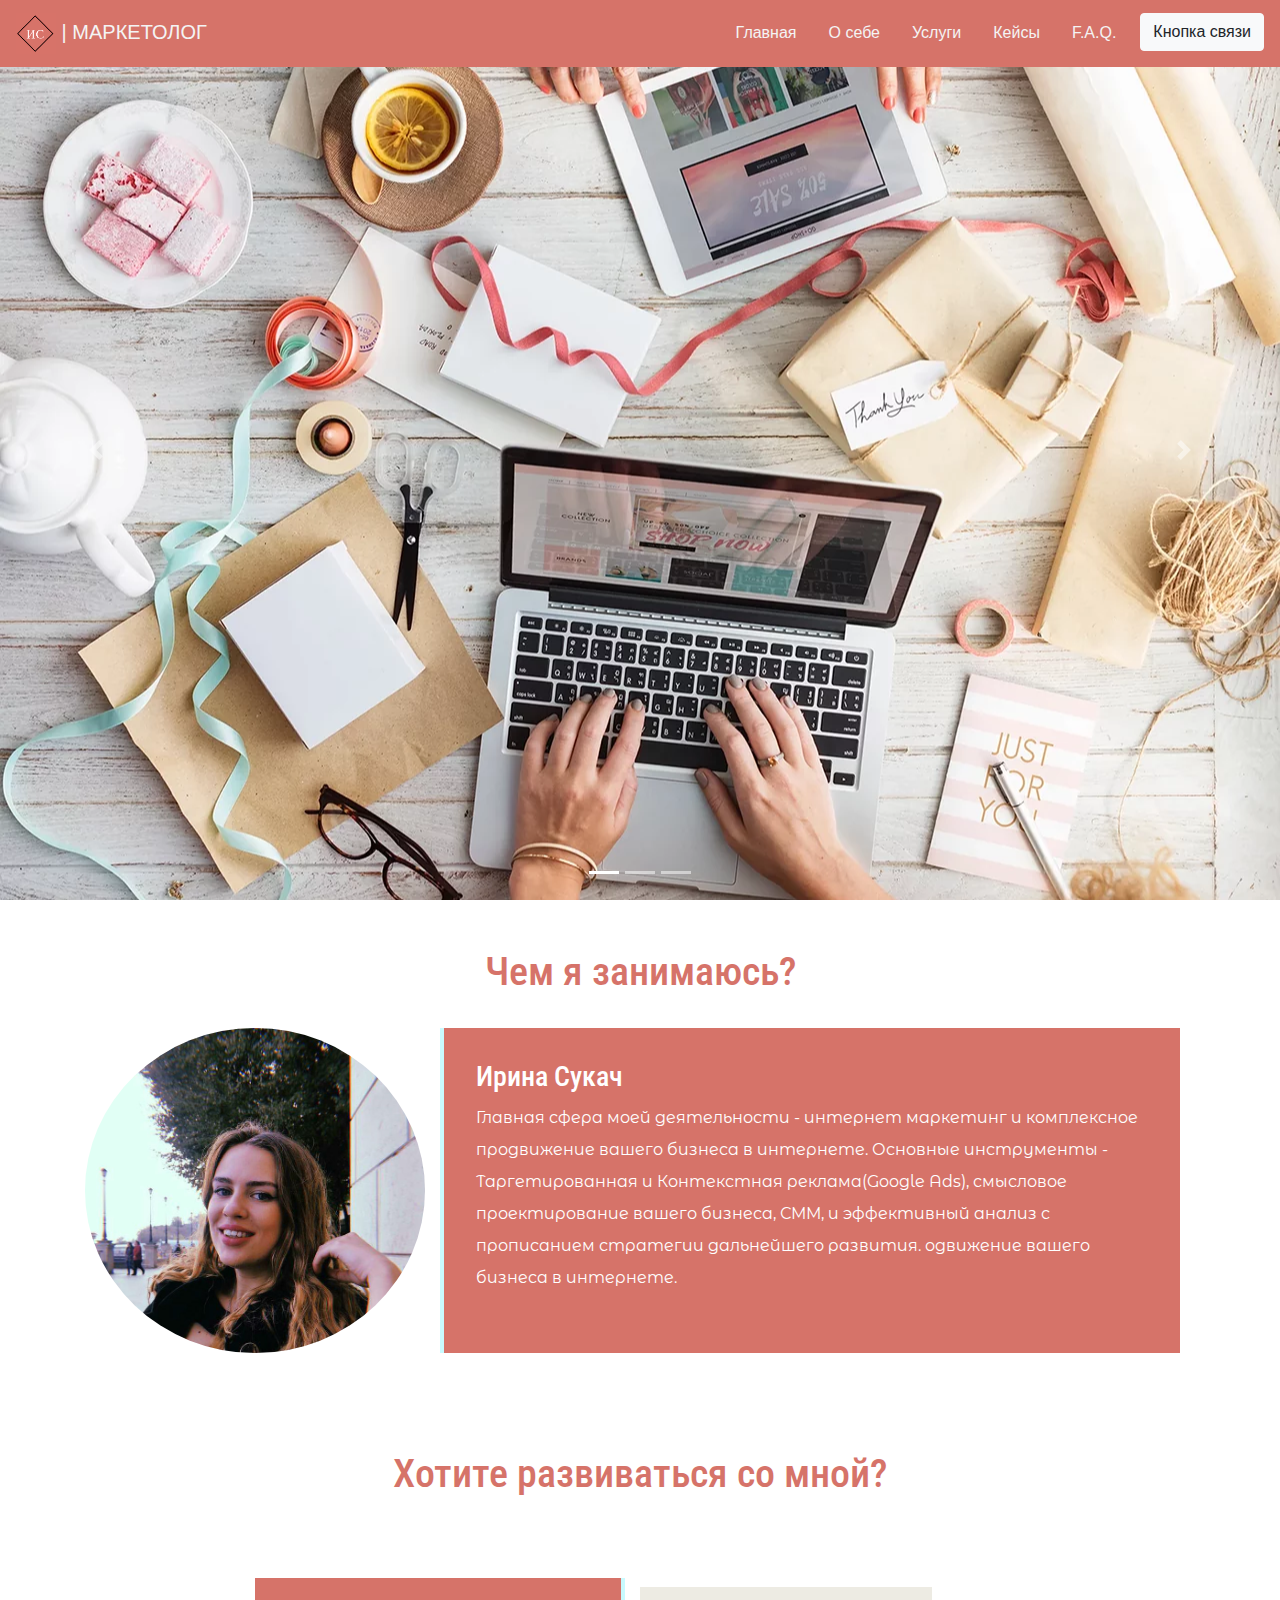
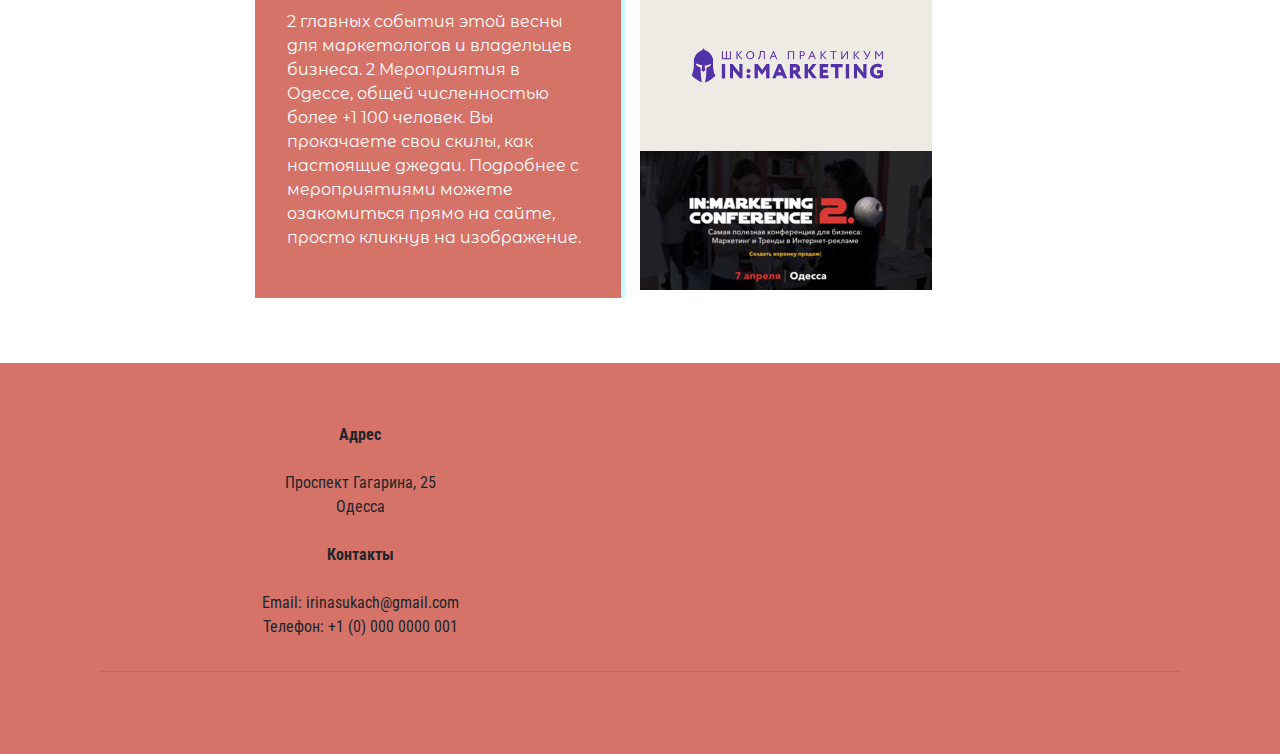
<file: index.html>
<!DOCTYPE html>
<html>
<head>
            <meta charset="utf-8">
            <meta name="viewport" content="width=device-width, initial-scale=1, shrink-to-fit=no">
          
            <link rel="icon" href="img/favico.ico">
            <title>Ирина Сукач | Маркетолог</title>
         <link rel="stylesheet" href="css/style.css">
         <link rel="stylesheet" href="https://maxcdn.bootstrapcdn.com/bootstrap/4.2.1/css/bootstrap.min.css">
         <link rel="stylesheet" href="https://use.fontawesome.com/releases/v5.7.2/css/all.css" integrity="sha384-fnmOCqbTlWIlj8LyTjo7mOUStjsKC4pOpQbqyi7RrhN7udi9RwhKkMHpvLbHG9Sr" crossorigin="anonymous">
        
</head>
    <body>
    <!-- navbar -->

  <nav class="navbar navbar-expand-md fixed-top ">
      <a class="navbar-brand" href="#top">
          <img src="img/ИССlog.png" alt="Logo" style="width:40px;">
          | МАРКЕТОЛОГ 
      </a>
      
         <button class="navbar-toggler" type="button" data-toggle="collapse" data-target="#collapsibleNavbar">
        <span class="navbar-toggler-icon"> <i class="fa fa-align-justify" title="Align Justify"></i></span>
      </button>
          <div class="collapse navbar-collapse" id="collapsibleNavbar">
            <ul class="navbar-nav">
                <li class="nav-item active">
                <a class="nav-link" data-value="main"  href="index.html">Главная<span class="sr-only">(current)</span>
                  </a>
                </li>
              <li class="nav-item">
            <a class="nav-link" data-value="about" href="about.html">О себе</a>
          </li>
          <li class="nav-item">
            <a class="nav-link " data-value="services" href="services.html">Услуги</a>
          </li>
          <li class="nav-item">
            <a class="nav-link " data-value="case" href="case.html">Кейсы</a>
          </li>
          <li class="nav-item">
              <a class="nav-link " data-value="faq" href="faq.html">F.A.Q.</a>
            </li>
          <li class="nav-item">
              <button type="button" class="btn btn-light"  data-toggle="modal" data-target="#modalForm">
                Кнопка связи</button>
          </li>
        </ul>
      </div>
  </nav>
    <header>
      <div id="carouselExampleIndicators" class="carousel slide" data-ride="carousel">
        <ol class="carousel-indicators">
          <li data-target="#carouselExampleIndicators" data-slide-to="0" class="active"></li>
          <li data-target="#carouselExampleIndicators" data-slide-to="1"></li>
          <li data-target="#carouselExampleIndicators" data-slide-to="2"></li>
        </ol>
        <div class="carousel-inner" role="listbox">
          <!-- Slide One - Set the background image for this slide in the line below -->
          <div class="carousel-item active" style="background-image: url('img/mark6.webp')">
            
          </div>
         
          <!-- Slide Two - Set the background image for this slide in the line below -->
          <div class="carousel-item" style="background-image: url('img/mark2.jpg')">
            
          </div>
          <!-- Slide Three - Set the background image for this slide in the line below -->
          <div class="carousel-item" style="background-image: url('img/mark3.jpg')">
            
          </div>
        <a class="carousel-control-prev" href="#carouselExampleIndicators" role="button" data-slide="prev">
              <span class="carousel-control-prev-icon" aria-hidden="true"></span>
              <span class="sr-only">Previous</span>
            </a>
        <a class="carousel-control-next" href="#carouselExampleIndicators" role="button" data-slide="next">
              <span class="carousel-control-next-icon" aria-hidden="true"></span>
              <span class="sr-only">Next</span>
            </a>
      </div>
      </div>
    </header>

    <div class="about overlay" id="about">
      <div class="container">
        <h1 class="text-center">Чем я занимаюсь?</h1>
        <div class="row">
          <div class="col-lg-4 col-md-4 col-sm-12">
            <img src="img/ira12.jpg" class="img-fluid">
          </div>
          <div class="col-lg-8 col-md-8 col-sm-12 desc">
            
            <h3>Ирина Сукач</h3>
            <p>
                Главная сфера моей деятельности - интернет маркетинг и комплексное продвижение вашего бизнеса в интернете.
                 Основные инструменты - Таргетированная и Контекстная реклама(Google Ads), смысловое проектирование вашего бизнеса, СММ, и эффективный анализ с прописанием стратегии дальнейшего развития.
                одвижение вашего бизнеса в интернете. 
            </p>
          </div>
        </div>
      </div>
    </div>


    <div class="development">
        <h1 class="text-center">Хотите развиваться со мной?</h1>
	<div class="container">
		<div class="row justify-content-center align-items-center">
        <div class="col-lg-4 col-md-4 col-sm-12 desc">
          <p>
              2 главных события этой весны для маркетологов и владельцев бизнеса. 2 Мероприятия в Одессе, общей численностью более +1 100 человек. Вы прокачаете свои скилы, как настоящие джедаи. Подробнее с мероприятиями можете озакомиться прямо на сайте, просто кликнув на изображение.
          </p>
          </div>
          <div class="col-lg-4 col-md-4 col-sm-12">
            <a href="https://www.facebook.com/inmarketingschool/">
            <img src="img/market1.png">
          </a>
          <a href="https://inmarketing.od.ua/?utm_referrer=https%3a%2f%2fwww.google.com%2f">
            <img src="img/main2.jpg">
          </a>
          </div>
    </div>
    </div>
    </div>

    

    <section class="cid-qv5AKsQ6xL" id="footer2-3g" data-rv-view="4075">

      <div class="container">
          <div class="media-container-row content mbr-white">
              <div class="cont col-12 col-md-3 mbr-fonts-style display-7">
                  <p class="mbr-text">
                      <strong>Адрес</strong>
                      <br>
                      <br>Проспект Гагарина, 25
                      <br>Одесса
                      <br>
                      <br><strong>Контакты</strong>
                      <br>
                      <br>Email: irinasukach@gmail.com</a>
                      <br>Телефон: +1 (0) 000 0000 001
                      
                  </p>
              </div>
              
              <div class="cont col-12 col-md-6">
                  <div class="google-map"><iframe frameborder="0" style="border:0" src="https://www.google.com/maps/embed?pb=!1m18!1m12!1m3!1d687.1864410077645!2d30.743742768518143!3d46.4537343060424!2m3!1f0!2f0!3f0!3m2!1i1024!2i768!4f13.1!3m3!1m2!1s0x0%3A0x3875755ea35a4b31!2sInMarketing!5e0!3m2!1sru!2sua!4v1550843748008" allowfullscreen=""></iframe></div>
              </div>
          </div>
          <div class="footer-lower">
              <div class="media-container-row">
                  <div class="col-sm-12">
                      <hr>
                  </div>
              </div>
              <div class="media-container-row mbr-white">
                 
                  <div class="col-md-6">
                      
                          <div class="row text-center">
                            <a href="https://www.facebook.com/profile.php?id=100006855698969"><i class="fab fa-facebook-square"></i></a>
                        
                            <a href="https://www.instagram.com/i_r_k_n/"><i class="fab fa-instagram"></i></a>
                          
                            <a href="https://www.linkedin.com/in/%D0%B8%D1%80%D0%B0-%D1%81-8725b1141/"><i class="fab fa-linkedin"></i></a>
                  </div>
              </div>
          </div>
      </div>
  </section>
  
<!-- Footer -->

  <!--  <footer class="col-lg-12 col-md-12 col-sm-12">
    
          
          <div class="row justify-content-center">
          <div class="col-lg-8 text-center">
            <h2 class="mt-0 touch">Let's Get In Touch!</h2>
            <hr class="divider my-4">
        </div>
        
        </div>
        <div class="row">
        <div class="col-lg-4 col-md-4 col-sm-12 text-center">
          <i class="fas fa-phone"></i>
            <div>+380 (99) 632 35 93</div>
          </div>
        <div class="col-lg-4 col-md-4 col-sm-12 icn" >
            <a href="https://www.instagram.com/i_r_k_n/"><i class="fab fa-instagram"></i></a>
            <a href="https://www.facebook.com/profile.php?id=100006855698969"><i class="fab fa-facebook-square"></i></a>
            <a href="https://www.linkedin.com/in/%D0%B8%D1%80%D0%B0-%D1%81-8725b1141/"><i class="fab fa-linkedin"></i></a>
           
          </div>
        <div class="col-lg-4 col-md-4 col-sm-12 text-center">
          <i class="fas fa-envelope"></i>
            
            <a class="d-block mail" href="mailto:ira.sukach@gmail.com">ira.sukach@gmail.com</a>
          </div>
      </div>
    </footer>
  -->
<!-- Форма обратной связи в модальном окне -->


<div class="modal fade" id="modalForm" role="dialog">
    <div class="modal-dialog">
        <div class="modal-content">
            <!-- Modal Header -->

            <div class="modal-header">
                <h4 class="modal-title" id="myModalLabel">Обратная связь</h4>
                <button type="button" class="close" data-dismiss="modal">
                    <span aria-hidden="true">&times;</span>
                    <span class="sr-only">Close</span>
                </button>
                
            </div>
            
            <!-- Modal Body -->
            <div class="modal-body">
                <p class="statusMsg"></p>
                <form role="form">
                    <div class="form-group">
                        <label for="inputName">Имя</label>
                        <input type="text" class="form-control" id="inputName" placeholder="Имя"/>
                    </div>
                    <div class="form-group">
                        <label for="inputSecondName">Фамилия</label>
                        <input type="text" class="form-control" id="inputSecondName" placeholder="Фамилия"/>
                    </div>
                    <div class="form-group">
                        <label for="inputEmail">Email</label>
                        <input type="email" class="form-control" id="inputEmail" placeholder="Email"/>
                    </div>
                    <div class="form-group">
                        <label for="inputPhone">Телефон</label>
                        <input type="phone" class="form-control" id="inputPhone" placeholder="+380"/>
                    </div>
                    <div class="form-group">
                        <label for="inputMessage">Сообщение</label>
                        <textarea class="form-control" id="inputMessage" placeholder="Введите сообщение"></textarea>
                    </div>
                </form>
            </div>
            <!-- Modal Footer -->
            <div class="modal-footer">
                <button type="button" class="btn btn-light" data-dismiss="modal">Закрыть</button>
                <button type="button" class="btn submitBtn" style=" background-color: rgb(214,115,105);" onclick="submitContactForm()">Отправить</button>
            </div>
        </div>
    </div>
</div>


    <!-- add Javasscript file from js file -->
    <script src="https://ajax.googleapis.com/ajax/libs/jquery/3.3.1/jquery.min.js"></script>
    <script src="https://cdnjs.cloudflare.com/ajax/libs/popper.js/1.14.6/umd/popper.min.js"></script>
    <script src="https://maxcdn.bootstrapcdn.com/bootstrap/4.2.1/js/bootstrap.min.js"></script>
    <script src="js/app.js"></script>

    </body>
</html>
</file>
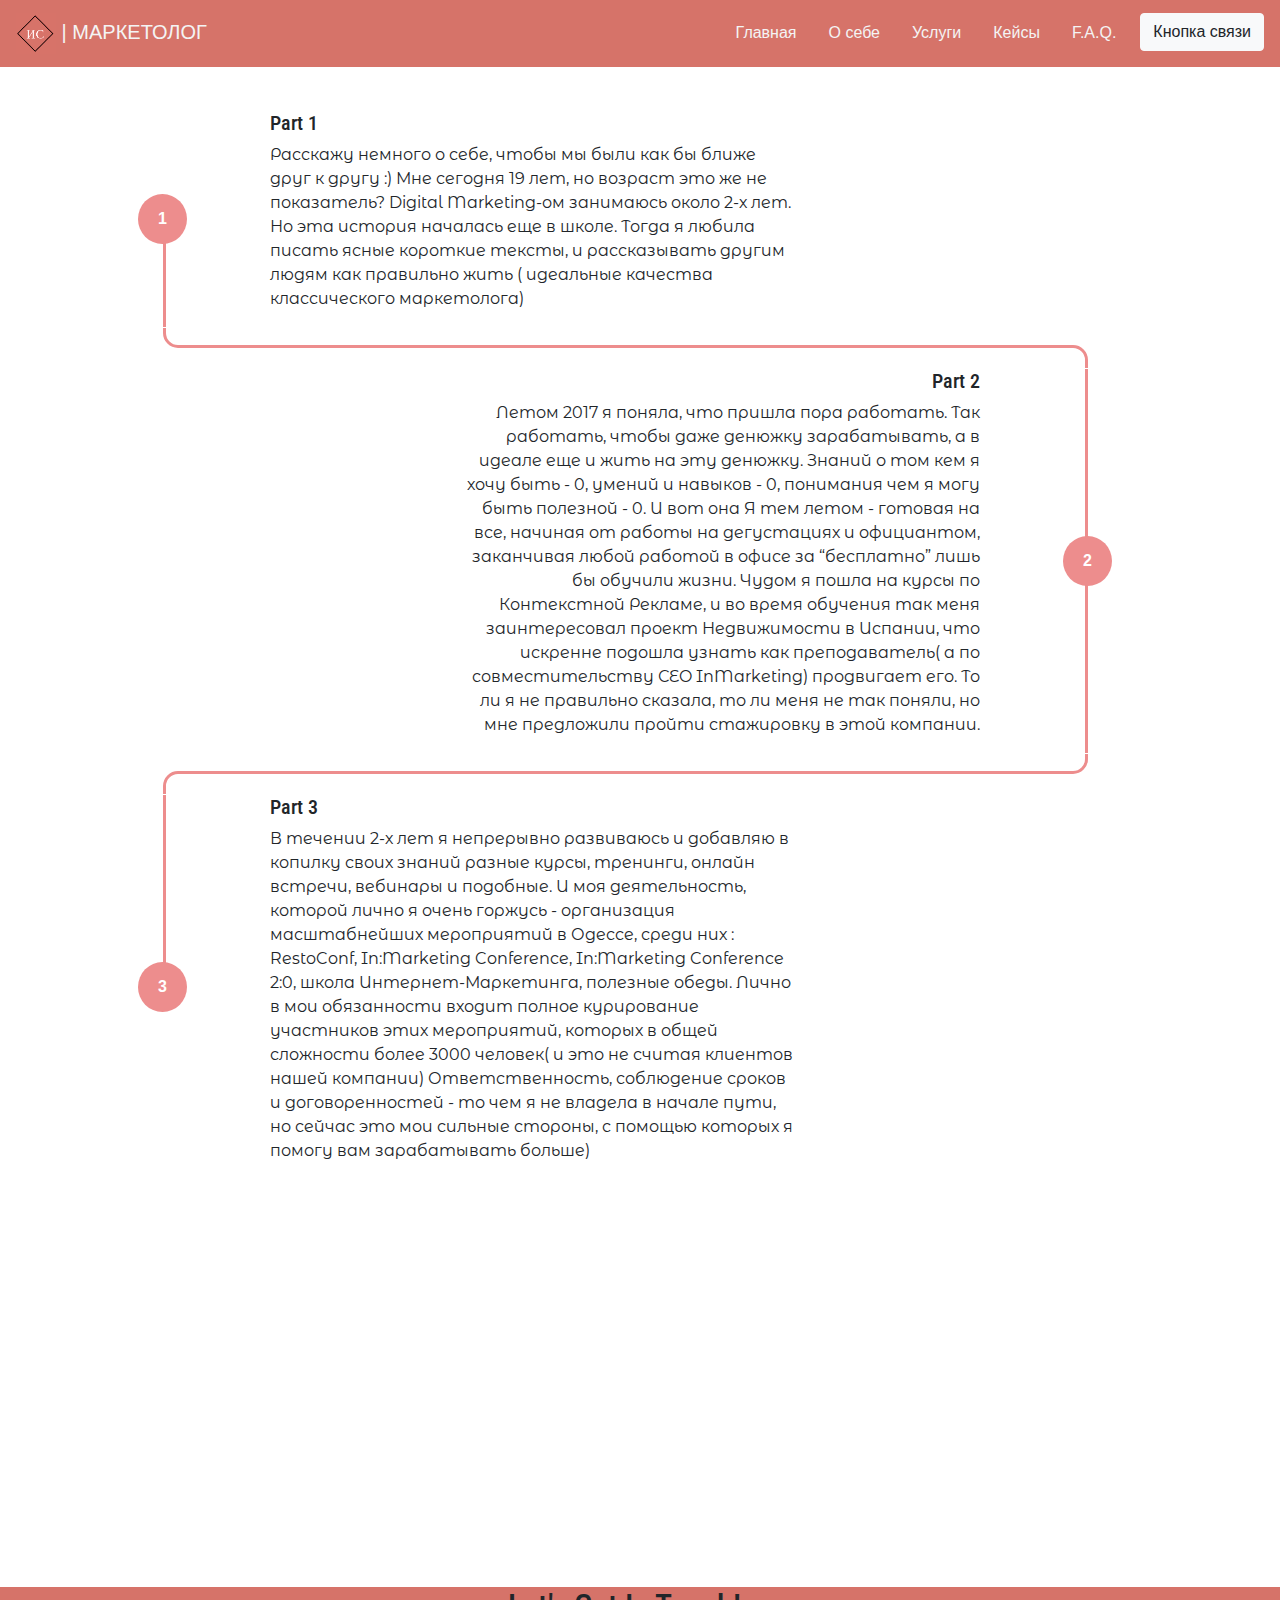
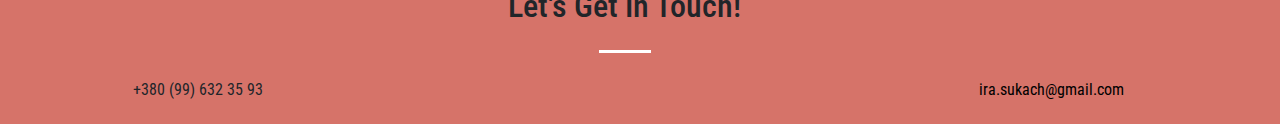
<file: about.html>
<!DOCTYPE html>
<html>
<head>
            <meta charset="utf-8">
            <meta name="viewport" content="width=device-width, initial-scale=1, shrink-to-fit=no">
          
            <link rel="icon" href="img/favico.ico">
            <title>Ирина Сукач | Маркетолог</title>
         <link rel="stylesheet" href="css/style.css">
         <link rel="stylesheet" href="css/about.css">
         <link rel="stylesheet" href="https://maxcdn.bootstrapcdn.com/bootstrap/4.2.1/css/bootstrap.min.css">
         <link rel="stylesheet" href="https://use.fontawesome.com/releases/v5.7.2/css/all.css" integrity="sha384-fnmOCqbTlWIlj8LyTjo7mOUStjsKC4pOpQbqyi7RrhN7udi9RwhKkMHpvLbHG9Sr" crossorigin="anonymous">
        
</head>
    <body>
    <!-- navbar -->

  <nav class="navbar navbar-expand-md fixed-top ">
      <a class="navbar-brand" href="#top">
          <img src="img/ИССlog.png" alt="Logo" style="width:40px;">
          | МАРКЕТОЛОГ 
      </a>
      
         <button class="navbar-toggler" type="button" data-toggle="collapse" data-target="#collapsibleNavbar">
        <span class="navbar-toggler-icon"> <i class="fa fa-align-justify" title="Align Justify"></i></span>
      </button>
          <div class="collapse navbar-collapse" id="collapsibleNavbar">
            <ul class="navbar-nav">
                <li class="nav-item">
                <a class="nav-link" data-value="about"  href="index.html">Главная
                    <span class="sr-only">(current)</span>
                  </a>
                </li>
              <li class="nav-item">
            <a class="nav-link" data-value="about" href="about.html">О себе</a>
          </li>
          <li class="nav-item">
            <a class="nav-link " data-value="services" href="services.html">Услуги</a>
          </li>
          <li class="nav-item">
            <a class="nav-link " data-value="case" href="case.html">Кейсы</a>
          </li>
          <li class="nav-item">
              <a class="nav-link " data-value="faq" href="faq.html">F.A.Q.</a>
            </li>
            <li class="nav-item">
              <button type="button" class="btn btn-light"  data-toggle="modal" data-target="#modalForm">
                Кнопка связи</button>
          </li>
        </ul>
      </div>
  </nav>



  <div class="">
      <div class="container">
        <h2 class="pb-3 pt-2 border-bottom mb-5">Vertical Left-Right Timeline</h2>
        <!--first section-->
        <div class="row align-items-center how-it-works d-flex">
          <div class="col-2 text-center bottom d-inline-flex justify-content-center align-items-center">
            <div class="circle font-weight-bold">1</div>
          </div>
          <div class="col-6">
            <h5>Part 1</h5>
            <p>Расскажу немного о себе, чтобы мы были как бы ближе друг к другу :)
              Мне сегодня 19 лет, но возраст это же не показатель?
              Digital Marketing-ом занимаюсь около 2-х лет. Но эта история началась еще в школе. Тогда я любила писать ясные короткие тексты, и рассказывать другим людям как правильно жить ( идеальные качества классического маркетолога)
              </p>
          </div>
        </div>
        <!--path between 1-2-->
        <div class="row timeline">
          <div class="col-2">
            <div class="corner top-right"></div>
          </div>
          <div class="col-8">
            <hr/>
          </div>
          <div class="col-2">
            <div class="corner left-bottom"></div>
          </div>
        </div>
        <!--second section-->
        <div class="row align-items-center justify-content-end how-it-works d-flex">
          <div class="col-6 text-right">
            <h5>Part 2</h5>
            <p>Летом 2017 я поняла, что пришла пора работать. Так работать, чтобы даже денюжку зарабатывать, а в идеале еще и жить на эту денюжку. Знаний о том кем я хочу быть - 0, умений и навыков - 0, понимания чем я могу быть полезной - 0. И вот она Я тем летом - готовая на все, начиная от работы на дегустациях и официантом, заканчивая любой работой в офисе за “бесплатно” лишь бы обучили жизни.
              Чудом я пошла на курсы по Контекстной Рекламе, и во время обучения так меня заинтересовал проект Недвижимости в Испании, что искренне подошла узнать как преподаватель( а по совместительству  СEO InMarketing) продвигает его. То ли я не правильно сказала, то ли меня не так поняли, но мне предложили пройти стажировку в этой компании.
              </p>
          </div>
          <div class="col-2 text-center full d-inline-flex justify-content-center align-items-center">
            <div class="circle font-weight-bold">2</div>
          </div>
        </div>
        <!--path between 2-3-->
        <div class="row timeline">
          <div class="col-2">
            <div class="corner right-bottom"></div>
          </div>
          <div class="col-8">
            <hr/>
          </div>
          <div class="col-2">
            <div class="corner top-left"></div>
          </div>
        </div>
        <!--third section-->
        <div class="row align-items-center how-it-works d-flex">
          <div class="col-2 text-center top d-inline-flex justify-content-center align-items-center">
            <div class="circle font-weight-bold">3</div>
          </div>
          <div class="col-6">
            <h5>Part 3
            </h5>
            <p>В течении 2-х лет я непрерывно развиваюсь и добавляю в копилку своих знаний разные курсы, тренинги, онлайн встречи, вебинары и подобные.
              И моя деятельность, которой лично я очень горжусь - организация масштабнейших мероприятий в Одессе, среди них : RestoConf, In:Marketing Conference, In:Marketing Conference 2:0, школа Интернет-Маркетинга, полезные обеды. Лично в мои обязанности входит полное курирование участников этих мероприятий, которых в общей сложности более 3000 человек( и это не считая клиентов нашей компании)
              
              Ответственность, соблюдение сроков и договоренностей - то чем я не владела в начале пути, но сейчас это мои сильные стороны, с помощью которых я помогу вам зарабатывать больше)
              </p>
          </div>
        </div>
      </div>
    </div>




  

  <iframe src="https://www.google.com/maps/embed?pb=!1m18!1m12!1m3!1d687.1864410077645!2d30.743742768518143!3d46.4537343060424!2m3!1f0!2f0!3f0!3m2!1i1024!2i768!4f13.1!3m3!1m2!1s0x0%3A0x3875755ea35a4b31!2sInMarketing!5e0!3m2!1sru!2sua!4v1550843748008" width="100%" height="400" frameborder="0" style="border:0" allowfullscreen></iframe>

  

    <footer>
    
          
          <div class="row justify-content-center">
          <div class="col-lg-8 text-center">
            <h2 class="mt-0 touch">Let's Get In Touch!</h2>
            <hr class="divider my-4">
        </div>
        
        </div>
        <div class="row">
        <div class="col-6 col-md-4 text-center">
          <i class="fas fa-phone"></i>
            <div>+380 (99) 632 35 93</div>
          </div>
        <div class="col-6 col-md-4 icn">
            <a href="https://www.instagram.com/i_r_k_n/"><i class="fab fa-instagram"></i></a>
            <a href="https://www.facebook.com/profile.php?id=100006855698969"><i class="fab fa-facebook-square"></i></a>
            <a href="https://www.linkedin.com/in/%D0%B8%D1%80%D0%B0-%D1%81-8725b1141/"><i class="fab fa-linkedin"></i></a>
          
          </div>
        <div class="col-6 col-md-4 text-center">
          <i class="fas fa-envelope"></i>
            <!-- Make sure to change the email address in anchor text AND the link below! -->
            <a class="d-block mail" href="mailto:ira.sukach@gmail.com">ira.sukach@gmail.com</a>
          </div>
      </div>
    </footer>


<!-- Форма обратной связи в модальном окне -->


<div class="modal fade" id="modalForm" role="dialog">
  <div class="modal-dialog">
      <div class="modal-content">
          <!-- Modal Header -->

          <div class="modal-header">
              <h4 class="modal-title" id="myModalLabel">Обратная связь</h4>
              <button type="button" class="close" data-dismiss="modal">
                  <span aria-hidden="true">&times;</span>
                  <span class="sr-only">Close</span>
              </button>
              
          </div>
          
          <!-- Modal Body -->
          <div class="modal-body">
              <p class="statusMsg"></p>
              <form role="form">
                  <div class="form-group">
                      <label for="inputName">Имя</label>
                      <input type="text" class="form-control" id="inputName" placeholder="Имя"/>
                  </div>
                  <div class="form-group">
                      <label for="inputName">Фамилия</label>
                      <input type="text" class="form-control" id="inputSecondName" placeholder="Фамилия"/>
                  </div>
                  <div class="form-group">
                      <label for="inputEmail">Email</label>
                      <input type="email" class="form-control" id="inputEmail" placeholder="Email"/>
                  </div>
                  <div class="form-group">
                      <label for="inputEmail">Телефон</label>
                      <input type="email" class="form-control" id="inputPhone" placeholder="+380"/>
                  </div>
                  <div class="form-group">
                      <label for="inputMessage">Сообщение</label>
                      <textarea class="form-control" id="inputMessage" placeholder="Введите сообщение"></textarea>
                  </div>
              </form>
          </div>
          
          <!-- Modal Footer -->
          <div class="modal-footer">
              <button type="button" class="btn btn-light" data-dismiss="modal">Закрыть</button>
              <button type="button" class="btn submitBtn" style=" background-color: rgb(214,115,105);" onclick="submitContactForm()">Отправить</button>
          </div>
      </div>
  </div>
</div>




     <!-- add Javasscript file from js file -->
     <script src="https://ajax.googleapis.com/ajax/libs/jquery/3.3.1/jquery.min.js"></script>
     <script src="https://cdnjs.cloudflare.com/ajax/libs/popper.js/1.14.6/umd/popper.min.js"></script>
     <script src="https://maxcdn.bootstrapcdn.com/bootstrap/4.2.1/js/bootstrap.min.js"></script>
     <script src="js/app.js"></script>
     </body>
 </html>
</file>
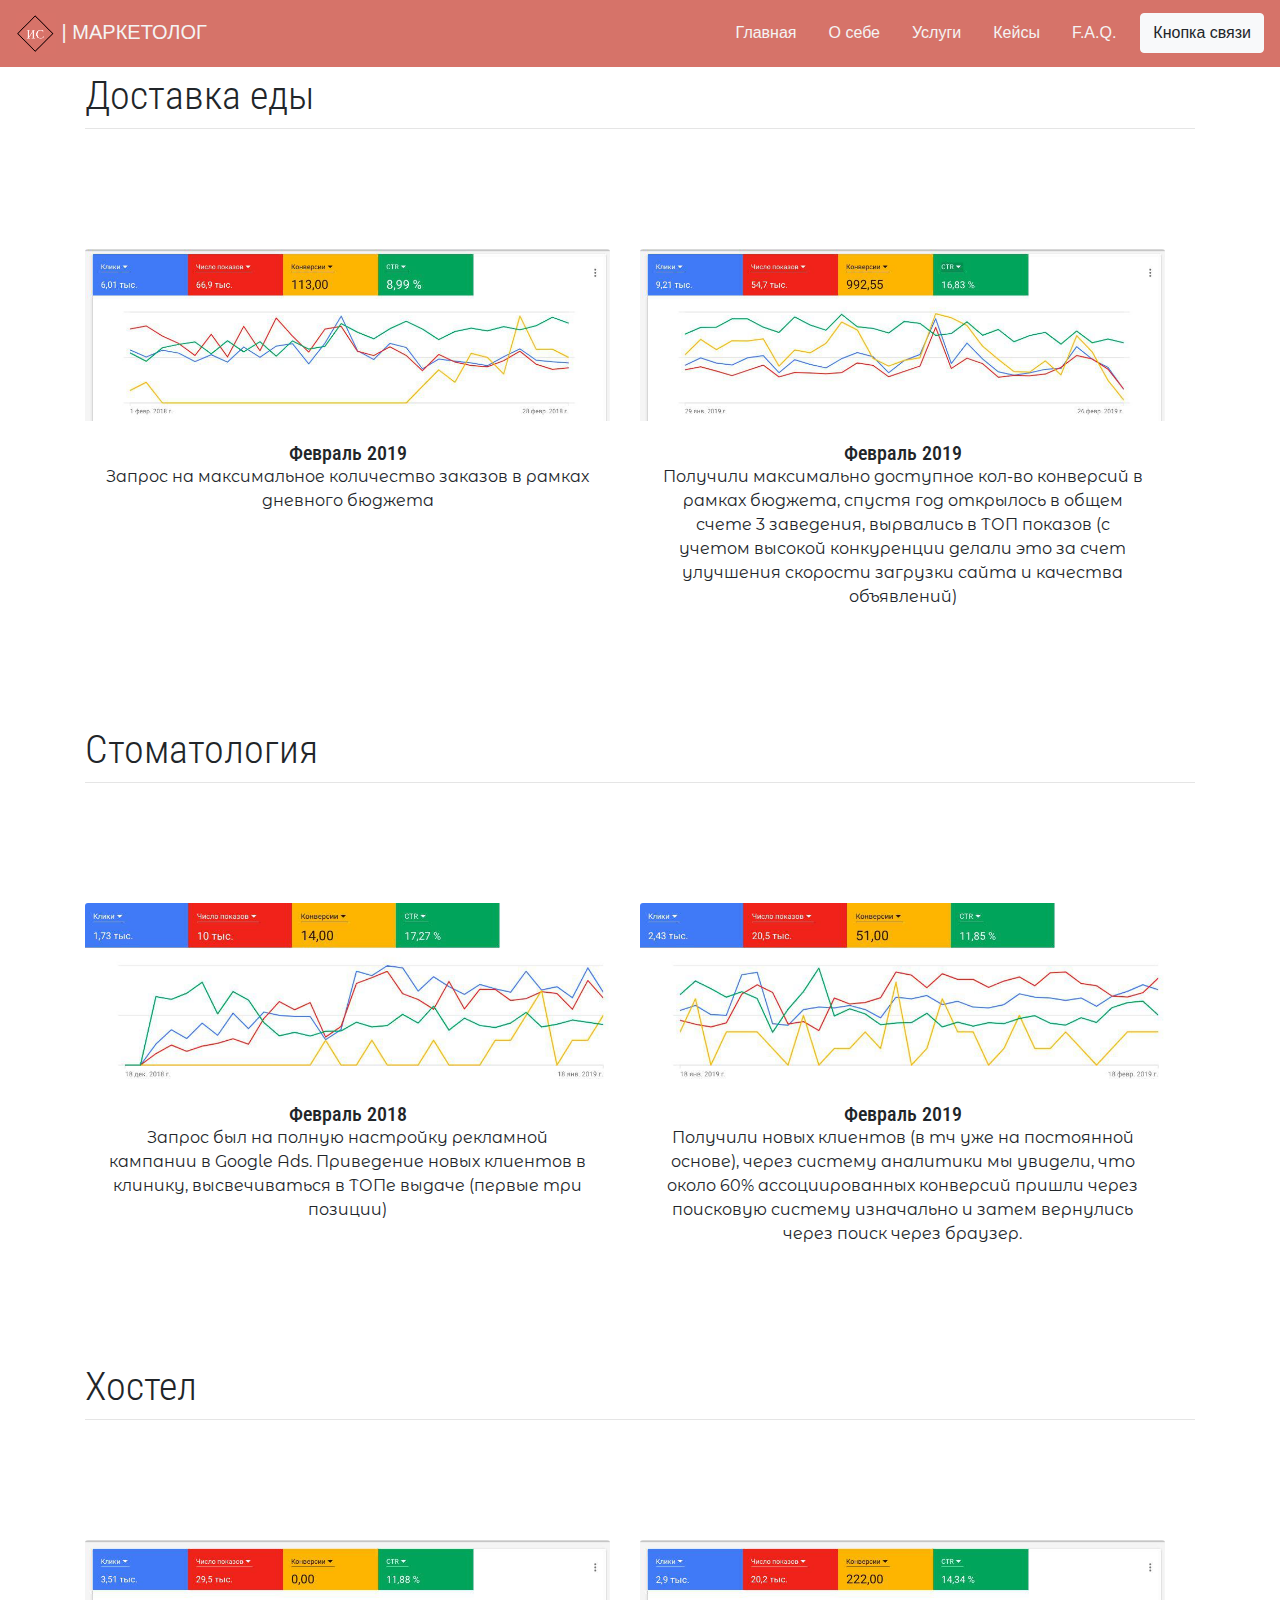
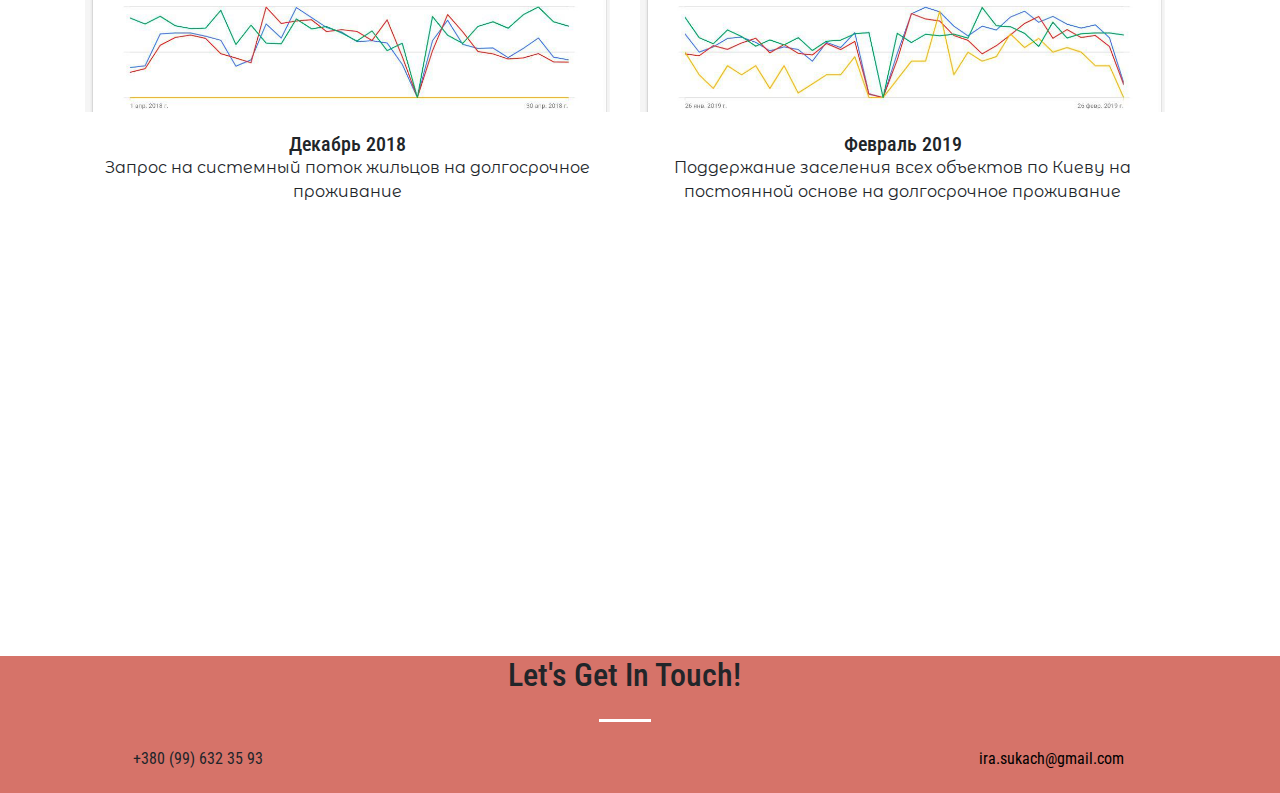
<file: case.html>
<!DOCTYPE html>
<html>
<head>
            <meta charset="utf-8">
            <meta name="viewport" content="width=device-width, initial-scale=1, shrink-to-fit=no">
          
            <link rel="icon" href="img/favico.ico">
            <title>Ирина Сукач | Маркетолог</title>
         <link rel="stylesheet" href="css/style.css">
         <link rel="stylesheet" href="css/case.css">
         <link rel="stylesheet" href="https://maxcdn.bootstrapcdn.com/bootstrap/4.2.1/css/bootstrap.min.css">
         <link rel="stylesheet" href="https://use.fontawesome.com/releases/v5.7.2/css/all.css" integrity="sha384-fnmOCqbTlWIlj8LyTjo7mOUStjsKC4pOpQbqyi7RrhN7udi9RwhKkMHpvLbHG9Sr" crossorigin="anonymous">
        
</head>
    <body>
    <!-- navbar -->

    <nav class="navbar navbar-expand-md fixed-top ">
        <a class="navbar-brand" href="#top">
            <img src="img/ИССlog.png" alt="Logo" style="width:40px;">
            | МАРКЕТОЛОГ 
        </a>
        
           <button class="navbar-toggler" type="button" data-toggle="collapse" data-target="#collapsibleNavbar">
          <span class="navbar-toggler-icon"> <i class="fa fa-align-justify" title="Align Justify"></i></span>
        </button>
            <div class="collapse navbar-collapse" id="collapsibleNavbar">
              <ul class="navbar-nav">
                  <li class="nav-item">
                  <a class="nav-link" data-value="about"  href="index.html">Главная
                      <span class="sr-only">(current)</span>
                    </a>
                  </li>
                <li class="nav-item">
              <a class="nav-link" data-value="about" href="about.html">О себе</a>
            </li>
            <li class="nav-item">
              <a class="nav-link " data-value="services" href="services.html">Услуги</a>
            </li>
            <li class="nav-item">
              <a class="nav-link " data-value="case" href="case.html">Кейсы</a>
            </li>
            <li class="nav-item">
                <a class="nav-link " data-value="faq" href="faq.html">F.A.Q.</a>
              </li>
              <button type="button" class="btn btn-light"  data-toggle="modal" data-target="#modalForm">
                Кнопка связи</button>
          </li>
          </ul>
        </div>
    </nav>





 
  
  <div class=" text-center py-5 mb-4">
        <div class="container">
                <h1 class="font-weight-light text-center text-lg-left mt-4 mb-0">Доставка еды</h1>

                <hr class="mt-2 mb-5">
        </div>
    </div>
      
      <!-- Page Content -->
      <div class="container">
        <div class="row">
          <!-- Team Member 1 -->
          <div class="col-xl-6 col-md-6 mb-4">
            <div class="card border-0 shadow">
              <img src="img/delivery1.jpg" class="card-img-top" alt="...">
              <div class="card-body text-center">
                <h5 class="card-title mb-0">Февраль 2019</h5>
                <div class="card-text text-black-50">Запрос на максимальное количество заказов в рамках дневного бюджета</div>
              </div>
            </div>
          </div>
          <!-- Team Member 2 -->
          <div class="col-xl-6 col-md-6 mb-4">
            <div class="card border-0 shadow">
              <img src="img/delivery2.jpg" class="card-img-top" alt="...">
              <div class="card-body text-center">
                <h5 class="card-title mb-0">Февраль 2019</h5>
                <div class="card-text text-black-50">Получили максимально доступное кол-во конверсий в рамках бюджета, 
                  спустя год открылось в общем счете 3 заведения, вырвались в ТОП показов (с учетом высокой конкуренции делали это за счет улучшения скорости загрузки сайта и качества объявлений)
                  </div>
              </div>
            </div>
          </div>
        </div>
        <!-- /.row -->
      
      </div>
      <!-- /.container -->


      <div class=" text-center py-5 mb-4">
            <div class="container">
                    <h1 class="font-weight-light text-center text-lg-left mt-4 mb-0">Стоматология</h1>
    
                    <hr class="mt-2 mb-5">
            </div>
        </div>
          
          <!-- Page Content -->
          <div class="container">
            <div class="row">
              <!-- Team Member 1 -->
              <div class="col-xl-6 col-md-6 mb-4">
                <div class="card border-0 shadow">
                  <img src="img/teeth1.jpg" class="card-img-top" alt="...">
                  <div class="card-body text-center">
                    <h5 class="card-title mb-0">Февраль 2018</h5>
                    <div class="card-text text-black-50">Запрос был на полную настройку рекламной кампании в Google Ads. 
                      Приведение новых клиентов в клинику, высвечиваться в ТОПе выдаче (первые три позиции)</div>
                  </div>
                </div>
              </div>
              <!-- Team Member 2 -->
              <div class="col-xl-6 col-md-6 mb-4">
                <div class="card border-0 shadow">
                  <img src="img/teeth2.jpg" class="card-img-top" alt="...">
                  <div class="card-body text-center">
                    <h5 class="card-title mb-0">Февраль 2019</h5>
                    <div class="card-text text-black-50">Получили новых клиентов (в тч уже на постоянной основе), через систему аналитики мы увидели, 
                      что около 60% ассоциированных конверсий пришли через поисковую систему изначально и затем вернулись через поиск через браузер.</div>
                  </div>
                </div>
              </div>
            </div>
            <!-- /.row -->
          
          </div>
          <!-- /.container -->

          <div class=" text-center py-5 mb-4">
                <div class="container">
                        <h1 class="font-weight-light text-center text-lg-left mt-4 mb-0">Хостел</h1>
        
                        <hr class="mt-2 mb-5">
                </div>
            </div>
              
              <!-- Page Content -->
              <div class="container">
                <div class="row">
                  <!-- Team Member 1 -->
                  <div class="col-xl-6 col-md-6 mb-4">
                    <div class="card border-0 shadow">
                      <img src="img/hostel1.jpg" class="card-img-top" alt="...">
                      <div class="card-body text-center">
                        <h5 class="card-title mb-0">Декабрь 2018</h5>
                        <div class="card-text text-black-50">Запрос на системный поток жильцов на долгосрочное проживание
                      </div>
                        </div>
                    </div>
                  </div>
                  <!-- Team Member 2 -->
                  <div class="col-xl-6 col-md-6 mb-4">
                    <div class="card border-0 shadow">
                      <img src="img/hostel2.jpg" class="card-img-top" alt="...">
                      <div class="card-body text-center">
                        <h5 class="card-title mb-0">Февраль 2019</h5>
                        <div class="card-text text-black-50">Поддержание заселения всех объектов по Киеву на постоянной основе на долгосрочное проживание
                      </div>
                        </div>
                    </div>
                  </div>
                </div>
                <!-- /.row -->
              
              </div>
              <!-- /.container -->
    






  

  <iframe src="https://www.google.com/maps/embed?pb=!1m18!1m12!1m3!1d687.1864410077645!2d30.743742768518143!3d46.4537343060424!2m3!1f0!2f0!3f0!3m2!1i1024!2i768!4f13.1!3m3!1m2!1s0x0%3A0x3875755ea35a4b31!2sInMarketing!5e0!3m2!1sru!2sua!4v1550843748008" width="100%" height="400" frameborder="0" style="border:0" allowfullscreen></iframe>

  

    <footer>
    
          
          <div class="row justify-content-center">
          <div class="col-lg-8 text-center">
            <h2 class="mt-0 touch">Let's Get In Touch!</h2>
            <hr class="divider my-4">
        </div>
        
        </div>
        <div class="row">
        <div class="col-6 col-md-4 text-center">
          <i class="fas fa-phone"></i>
            <div>+380 (99) 632 35 93</div>
          </div>
        <div class="col-6 col-md-4 icn">
            <a href="https://www.instagram.com/i_r_k_n/"><i class="fab fa-instagram"></i></a>
            <a href="https://www.facebook.com/profile.php?id=100006855698969"><i class="fab fa-facebook-square"></i></a>
            <a href="https://www.linkedin.com/in/%D0%B8%D1%80%D0%B0-%D1%81-8725b1141/"><i class="fab fa-linkedin"></i></a>
            
          </div>
        <div class="col-6 col-md-4 text-center">
          <i class="fas fa-envelope"></i>
            <!-- Make sure to change the email address in anchor text AND the link below! -->
            <a class="d-block mail" href="mailto:ira.sukach@gmail.com">ira.sukach@gmail.com</a>
          </div>
      </div>
    </footer>
    


<!-- Форма обратной связи в модальном окне -->


<div class="modal fade" id="modalForm" role="dialog">
  <div class="modal-dialog">
      <div class="modal-content">
          <!-- Modal Header -->

          <div class="modal-header">
              <h4 class="modal-title" id="myModalLabel">Обратная связь</h4>
              <button type="button" class="close" data-dismiss="modal">
                  <span aria-hidden="true">&times;</span>
                  <span class="sr-only">Close</span>
              </button>
              
          </div>
          
          <!-- Modal Body -->
          <div class="modal-body">
              <p class="statusMsg"></p>
              <form role="form">
                  <div class="form-group">
                      <label for="inputName">Имя</label>
                      <input type="text" class="form-control" id="inputName" placeholder="Имя"/>
                  </div>
                  <div class="form-group">
                      <label for="inputName">Фамилия</label>
                      <input type="text" class="form-control" id="inputSecondName" placeholder="Фамилия"/>
                  </div>
                  <div class="form-group">
                      <label for="inputEmail">Email</label>
                      <input type="email" class="form-control" id="inputEmail" placeholder="Email"/>
                  </div>
                  <div class="form-group">
                      <label for="inputEmail">Телефон</label>
                      <input type="email" class="form-control" id="inputPhone" placeholder="+380"/>
                  </div>
                  <div class="form-group">
                      <label for="inputMessage">Сообщение</label>
                      <textarea class="form-control" id="inputMessage" placeholder="Введите сообщение"></textarea>
                  </div>
              </form>
          </div>
          
          <!-- Modal Footer -->
          <div class="modal-footer">
              <button type="button" class="btn btn-light" data-dismiss="modal">Закрыть</button>
              <button type="button" class="btn submitBtn"style=" background-color: rgb(214,115,105);" onclick="submitContactForm()">Отправить</button>
          </div>
      </div>
  </div>
</div>





     <!-- add Javasscript file from js file -->
     <script src="https://ajax.googleapis.com/ajax/libs/jquery/3.3.1/jquery.min.js"></script>
     <script src="https://cdnjs.cloudflare.com/ajax/libs/popper.js/1.14.6/umd/popper.min.js"></script>
     <script src="https://maxcdn.bootstrapcdn.com/bootstrap/4.2.1/js/bootstrap.min.js"></script>
     <script src="js/app.js"></script>
     </body>
 </html>
</file>
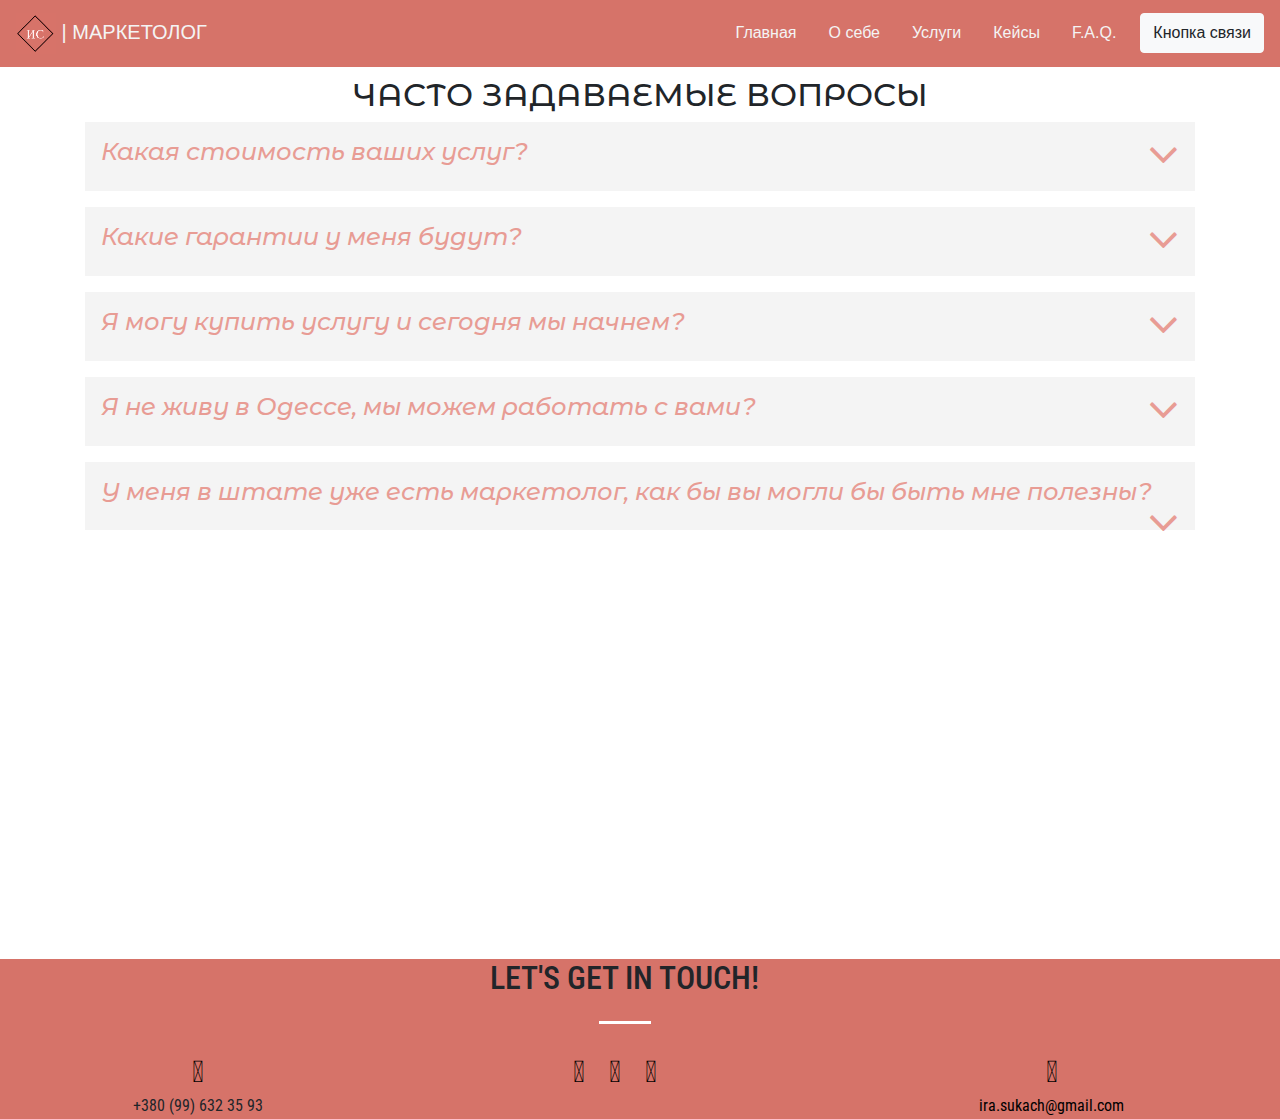
<file: faq.html>
<!DOCTYPE html>
<html>
    <head>
        <meta charset="utf-8">
            <meta name="viewport" content="width=device-width, initial-scale=1, shrink-to-fit=no">
          
            <link rel="icon" href="img/favico.ico">
            <title>Ирина Сукач | Маркетолог</title>
         <link rel="stylesheet" href="css/style.css">
         <link rel="stylesheet" href="css/faqstyle.css">
         <link rel="stylesheet" href="https://maxcdn.bootstrapcdn.com/bootstrap/4.2.1/css/bootstrap.min.css">
         <link href="https://maxcdn.bootstrapcdn.com/font-awesome/4.7.0/css/font-awesome.min.css" rel="stylesheet">
         <link rel="stylesheet" href="https://use.fontawesome.com/releases/v5.7.2/css/all.css" integrity="sha384-fnmOCqbTlWIlj8LyTjo7mOUStjsKC4pOpQbqyi7RrhN7udi9RwhKkMHpvLbHG9Sr" crossorigin="anonymous">
    </head>
    <body>
 <!-- navbar -->

 <nav class="navbar navbar-expand-md fixed-top ">
    <a class="navbar-brand" href="#top">
        <img src="img/ИССlog.png" alt="Logo" style="width:40px;">
        | МАРКЕТОЛОГ 
    </a>
    
       <button class="navbar-toggler" type="button" data-toggle="collapse" data-target="#collapsibleNavbar">
      <span class="navbar-toggler-icon"> <i class="fa fa-align-justify" title="Align Justify"></i></span>
    </button>
        <div class="collapse navbar-collapse" id="collapsibleNavbar">
          <ul class="navbar-nav">
              <li class="nav-item">
              <a class="nav-link" data-value="about"  href="index.html">Главная
                  <span class="sr-only">(current)</span>
                </a>
              </li>
            <li class="nav-item">
          <a class="nav-link" data-value="about" href="about.html">О себе</a>
        </li>
        <li class="nav-item">
          <a class="nav-link " data-value="services" href="services.html">Услуги</a>
        </li>
        <li class="nav-item">
          <a class="nav-link " data-value="case" href="case.html">Кейсы</a>
        </li>
        <li class="nav-item">
            <a class="nav-link " data-value="faq" href="faq.html">F.A.Q.</a>
          </li>
          <button type="button" class="btn btn-light"  data-toggle="modal" data-target="#modalForm">
            Кнопка связи</button>
      </li>
      </ul>
    </div>
</nav>

<section class="accordion-section clearfix mt-3" aria-label="Question Accordions">
        <div class="container">
        
            <h2 class="text-center">Часто задаваемые вопросы</h2>
            <div class="panel-group" id="accordion" role="tablist" aria-multiselectable="true">
              <div class="panel panel-default">
                <div class="panel-heading p-3 mb-3" role="tab" id="heading0">
                  <h3 class="panel-title">
                    <a class="collapsed" role="button" title="" data-toggle="collapse" data-parent="#accordion" href="#collapse0" aria-expanded="true" aria-controls="collapse0">
                      Какая стоимость ваших услуг?
                    </a>
                  </h3>
                </div>
                <div id="collapse0" class="panel-collapse collapse" role="tabpanel" aria-labelledby="heading0">
                  <div class="panel-body px-3 mb-4">
                    <p>Точную стоимость услуг, мы с вами обсуждаем при встрече, и в зависимости от ваших потребностей.</p>
                  </div>
                </div>
              </div>
              
              <div class="panel panel-default">
                <div class="panel-heading p-3 mb-3" role="tab" id="heading1">
                  <h3 class="panel-title">
                    <a class="collapsed" role="button" title="" data-toggle="collapse" data-parent="#accordion" href="#collapse1" aria-expanded="true" aria-controls="collapse1">
                      Какие гарантии у меня будут?
                    </a>
                  </h3>
                </div>
                <div id="collapse1" class="panel-collapse collapse" role="tabpanel" aria-labelledby="heading1">
                  <div class="panel-body px-3 mb-4">
                    <p>На встрече мы обсуждаем что я могу вам гарантировать в рамках нашей работы, при невыполнении договоренностей, я делаю вам возврат 70% стоимости услуги. </p>
                  </div>
                </div>
              </div>
              
              <div class="panel panel-default">
                <div class="panel-heading p-3 mb-3" role="tab" id="heading2">
                  <h3 class="panel-title">
                    <a class="collapsed" role="button" title="" data-toggle="collapse" data-parent="#accordion" href="#collapse2" aria-expanded="true" aria-controls="collapse2">
                      Я могу купить услугу и сегодня мы начнем?
                    </a>
                  </h3>
                </div>
                <div id="collapse2" class="panel-collapse collapse" role="tabpanel" aria-labelledby="heading2">
                  <div class="panel-body px-3 mb-4">
                    <p>Нет, на полную настройку рекламы, например уходит от 2х до 4х рабочих дней( Мне важно делать для вас качественно а не супер-быстро)
                    </p>
                  </div>
                </div>
              </div>
              
              <div class="panel panel-default">
                <div class="panel-heading p-3 mb-3" role="tab" id="heading3">
                  <h3 class="panel-title">
                    <a class="collapsed" role="button" title="" data-toggle="collapse" data-parent="#accordion" href="#collapse3" aria-expanded="true" aria-controls="collapse3">
                      Я не живу в Одессе, мы можем работать с вами?
                    </a>
                  </h3>
                </div>
                <div id="collapse3" class="panel-collapse collapse" role="tabpanel" aria-labelledby="heading3">
                  <div class="panel-body px-3 mb-4">
                    <p>Да, мы можем вести коммуникации в любом удобном мессенджере, по телефону, либо по электронной почте.
                    </p>
                  </div>
                </div>
              </div>
            </div>

            
        
          <div class="panel panel-default">
            <div class="panel-heading p-3 mb-3" role="tab" id="heading5">
              <h3 class="panel-title">
                <a class="collapsed" role="button" title="" data-toggle="collapse" data-parent="#accordion" href="#collapse5" aria-expanded="true" aria-controls="collapse5">
                  У меня в штате уже есть маркетолог, как бы вы могли бы быть мне полезны?
                </a>
              </h3>
            </div>
            <div id="collapse5" class="panel-collapse collapse" role="tabpanel" aria-labelledby="heading5">
              <div class="panel-body px-3 mb-4">
                <p>Иногда свежий взгляд рождает неожиданные идеи о вашем бизнесе. 
                  Так же есть ряд задач ( типа запуска рекламы) которые вы можете делегировать и 
                  освободить больше времени своего маркетолога на стратегическое планирование продвижение вашей компании.
                </p>
              </div>
            </div>
          </div>
        </div>
      

        </div>
      </section>



<iframe src="https://www.google.com/maps/embed?pb=!1m18!1m12!1m3!1d687.1864410077645!2d30.743742768518143!3d46.4537343060424!2m3!1f0!2f0!3f0!3m2!1i1024!2i768!4f13.1!3m3!1m2!1s0x0%3A0x3875755ea35a4b31!2sInMarketing!5e0!3m2!1sru!2sua!4v1550843748008" width="100%" height="400" frameborder="0" style="border:0" allowfullscreen></iframe>

<footer>
    
          
  <div class="row justify-content-center">
  <div class="col-lg-8 text-center">
    <h2 class="mt-0 touch">Let's Get In Touch!</h2>
    <hr class="divider my-4">
</div>

</div>
<div class="row">
<div class="col-6 col-md-4 text-center">
  <i class="fas fa-phone"></i>
    <div>+380 (99) 632 35 93</div>
  </div>
<div class="col-6 col-md-4 icn">
    <a href="https://www.instagram.com/i_r_k_n/"><i class="fab fa-instagram"></i></a>
    <a href="https://www.facebook.com/profile.php?id=100006855698969"><i class="fab fa-facebook-square"></i></a>
    <a href="https://www.linkedin.com/in/%D0%B8%D1%80%D0%B0-%D1%81-8725b1141/"><i class="fab fa-linkedin"></i></a>
    
  </div>
<div class="col-6 col-md-4 text-center">
  <i class="fas fa-envelope"></i>
    <!-- Make sure to change the email address in anchor text AND the link below! -->
    <a class="d-block mail" href="mailto:ira.sukach@gmail.com">ira.sukach@gmail.com</a>
  </div>
</div>
</footer>



<!-- Форма обратной связи в модальном окне -->


<div class="modal fade" id="modalForm" role="dialog">
  <div class="modal-dialog">
      <div class="modal-content">
          <!-- Modal Header -->

          <div class="modal-header">
              <h4 class="modal-title" id="myModalLabel">Обратная связь</h4>
              <button type="button" class="close" data-dismiss="modal">
                  <span aria-hidden="true">&times;</span>
                  <span class="sr-only">Close</span>
              </button>
              
          </div>
          
          <!-- Modal Body -->
          <div class="modal-body">
              <p class="statusMsg"></p>
              <form role="form">
                  <div class="form-group">
                      <label for="inputName">Имя</label>
                      <input type="text" class="form-control" id="inputName" placeholder="Имя"/>
                  </div>
                  <div class="form-group">
                      <label for="inputName">Фамилия</label>
                      <input type="text" class="form-control" id="inputSecondName" placeholder="Фамилия"/>
                  </div>
                  <div class="form-group">
                      <label for="inputEmail">Email</label>
                      <input type="email" class="form-control" id="inputEmail" placeholder="Email"/>
                  </div>
                  <div class="form-group">
                      <label for="inputEmail">Телефон</label>
                      <input type="email" class="form-control" id="inputPhone" placeholder="+380"/>
                  </div>
                  <div class="form-group">
                      <label for="inputMessage">Сообщение</label>
                      <textarea class="form-control" id="inputMessage" placeholder="Введите сообщение"></textarea>
                  </div>
              </form>
          </div>
          
          <!-- Modal Footer -->
          <div class="modal-footer">
              <button type="button" class="btn btn-light" data-dismiss="modal">Закрыть</button>
              <button type="button" class="btn submitBtn"style=" background-color: rgb(214,115,105);" onclick="submitContactForm()">Отправить</button>
          </div>
      </div>
  </div>
</div>





<script src="https://ajax.googleapis.com/ajax/libs/jquery/3.3.1/jquery.min.js"></script>
<script src="https://cdnjs.cloudflare.com/ajax/libs/popper.js/1.14.6/umd/popper.min.js"></script>
<script src="https://maxcdn.bootstrapcdn.com/bootstrap/4.2.1/js/bootstrap.min.js"></script>
<script src="js/app.js"></script>
</body>
</html>
</file>
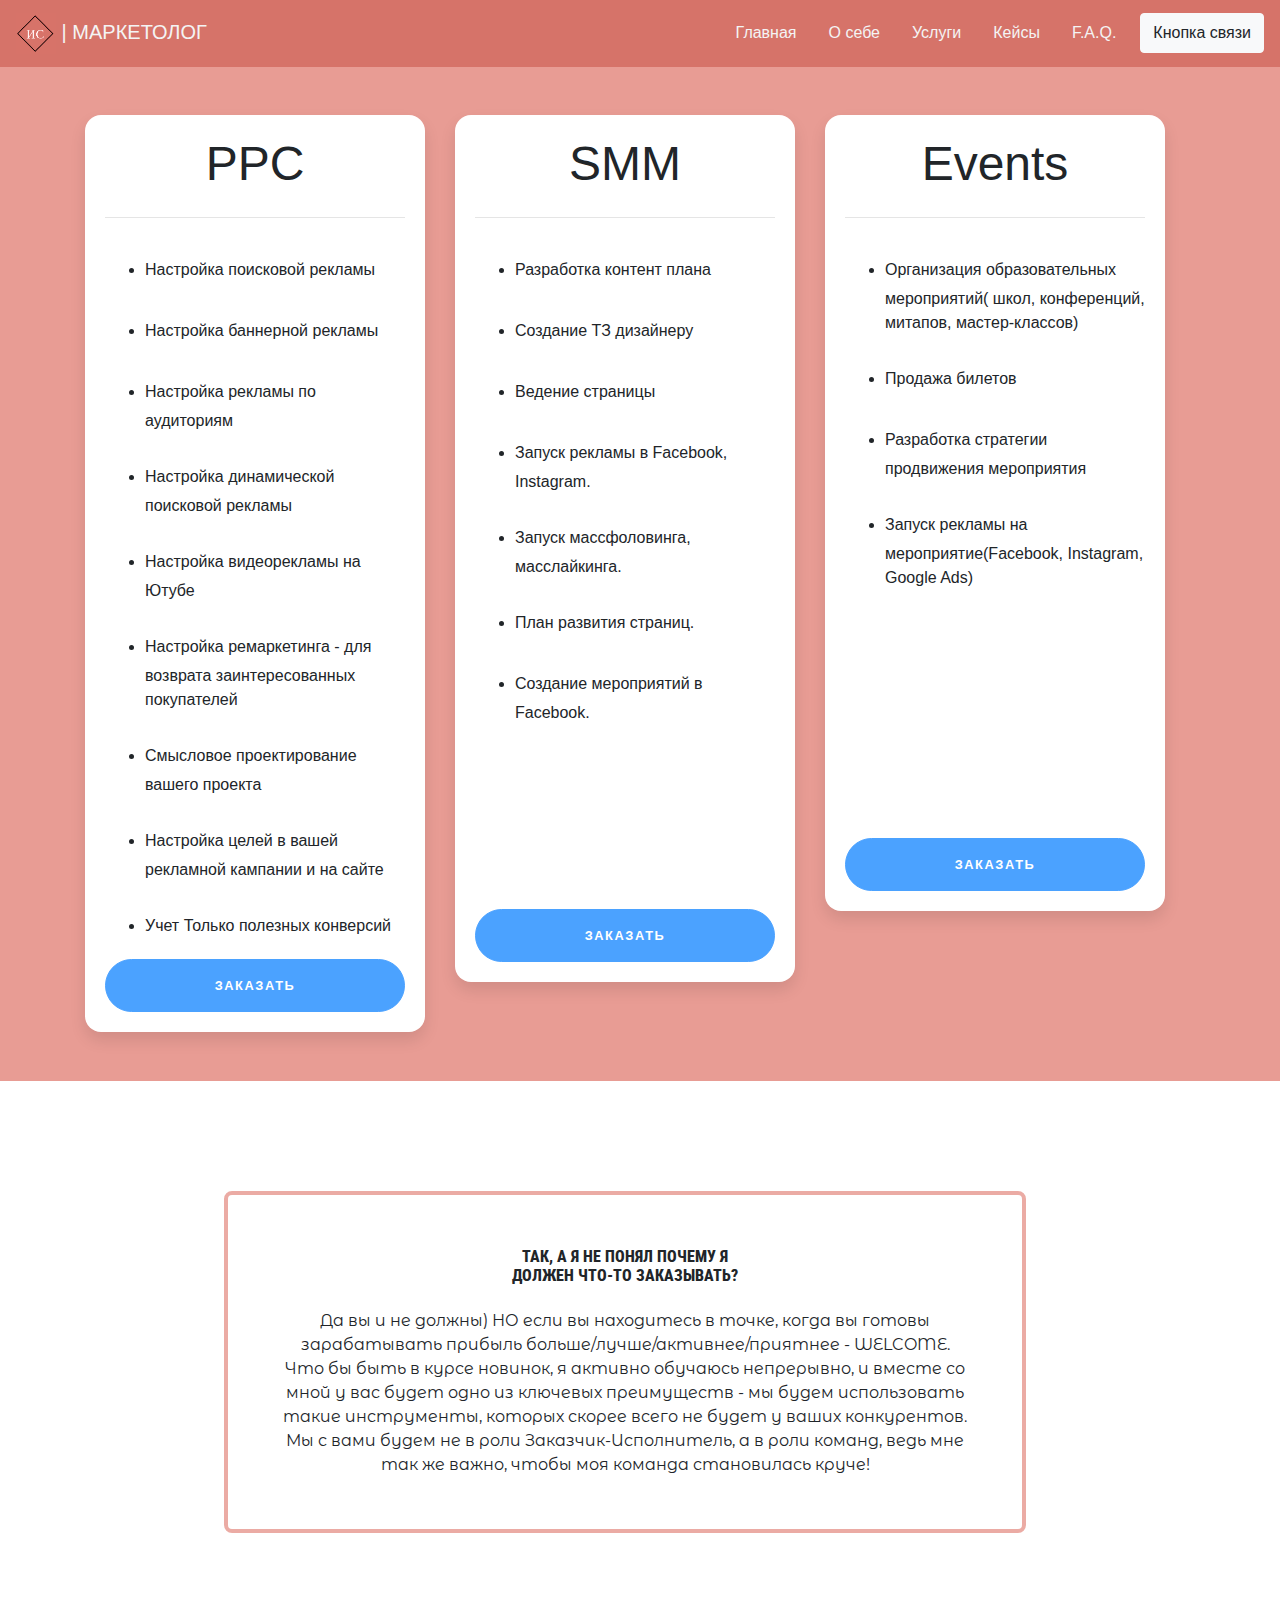
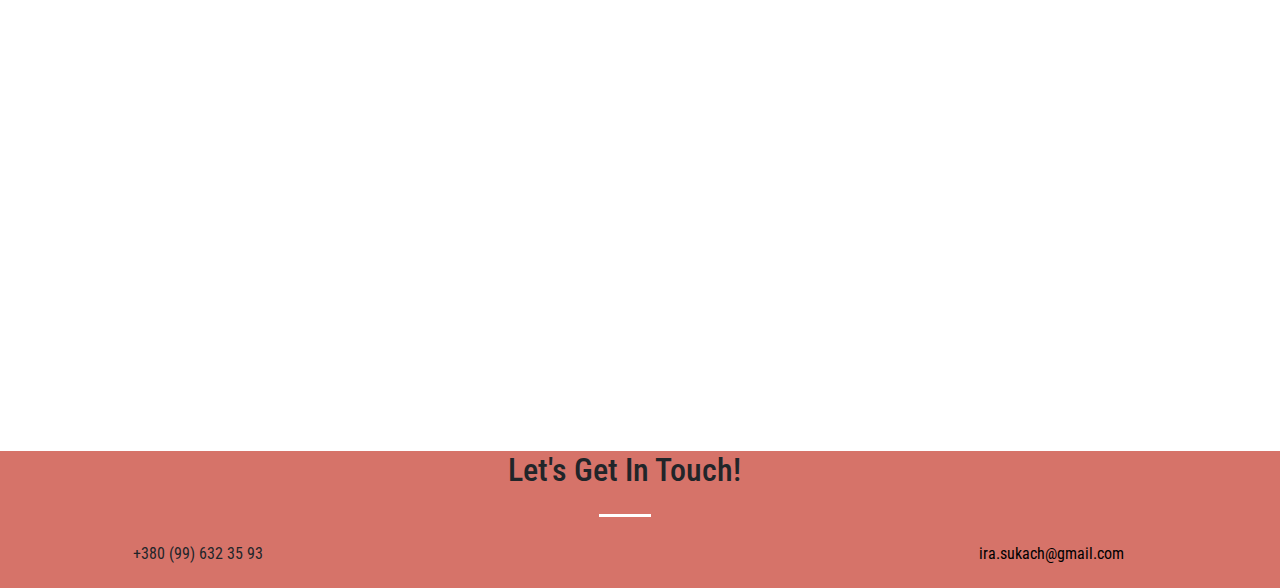
<file: services.html>
<!DOCTYPE html>
<html>
    <head>
        <meta charset="utf-8">
            <meta name="viewport" content="width=device-width, initial-scale=1, shrink-to-fit=no">
          
            <link rel="icon" href="img/favico.ico">
            <title>Ирина Сукач | Маркетолог</title>
         <link rel="stylesheet" href="css/style.css">
         <link rel="stylesheet" href="css/styleservices.css">
         <link rel="stylesheet" href="https://maxcdn.bootstrapcdn.com/bootstrap/4.2.1/css/bootstrap.min.css">
         <link rel="stylesheet" href="https://use.fontawesome.com/releases/v5.7.2/css/all.css" integrity="sha384-fnmOCqbTlWIlj8LyTjo7mOUStjsKC4pOpQbqyi7RrhN7udi9RwhKkMHpvLbHG9Sr" crossorigin="anonymous">
    </head>
    <body>
 <!-- navbar -->

 <nav class="navbar navbar-expand-md fixed-top ">
    <a class="navbar-brand" href="#top">
        <img src="img/ИССlog.png" alt="Logo" style="width:40px;">
        | МАРКЕТОЛОГ 
    </a>
    
       <button class="navbar-toggler" type="button" data-toggle="collapse" data-target="#collapsibleNavbar">
      <span class="navbar-toggler-icon"> <i class="fa fa-align-justify" title="Align Justify"></i></span>
    </button>
        <div class="collapse navbar-collapse" id="collapsibleNavbar">
          <ul class="navbar-nav">
              <li class="nav-item">
              <a class="nav-link" data-value="about"  href="index.html">Главная
                  <span class="sr-only">(current)</span>
                </a>
              </li>
            <li class="nav-item">
          <a class="nav-link" data-value="about" href="about.html">О себе</a>
        </li>
        <li class="nav-item">
          <a class="nav-link " data-value="services" href="services.html">Услуги</a>
        </li>
        <li class="nav-item">
          <a class="nav-link " data-value="case" href="case.html">Кейсы</a>
        </li>
        <li class="nav-item">
            <a class="nav-link " data-value="faq" href="faq.html">F.A.Q.</a>
          </li>
          <button type="button" class="btn btn-light"  data-toggle="modal" data-target="#modalForm">
            Кнопка связи</button>
      </li>
      </ul>
    </div>
</nav>

<section class="pricing py-5">
    <div class="container">
      <div class="row">
        <!-- Free Tier -->
        <div class="col-lg-4">
          <div class="card mb-5 mb-lg-0">
            <div class="card-body">
              
              <h6 class="card-price text-center">PPC</h6>
              <hr>
              <ul class="fa-ul">
                <li><span class="fa-li"><i class="fas fa-check"></i></span>Настройка поисковой рекламы
                </li>
                <li><span class="fa-li"><i class="fas fa-check"></i></span>Настройка баннерной рекламы</li>
                <li><span class="fa-li"><i class="fas fa-check"></i></span>Настройка рекламы по аудиториям
                </li>
                <li><span class="fa-li"><i class="fas fa-check"></i></span>Настройка динамической поисковой рекламы</li>
                <li><span class="fa-li"><i class="fas fa-check"></i></span>Настройка видеорекламы на Ютубе
                </li>
                <li><span class="fa-li"><i class="fas fa-check"></i></span>Настройка ремаркетинга - для возврата заинтересованных покупателей</li>
                <li><span class="fa-li"><i class="fas fa-check"></i></span>Смысловое проектирование вашего проекта
                </li>
                <li><span class="fa-li"><i class="fas fa-check"></i></span>Настройка целей в вашей рекламной кампании и на сайте
                </li>
                <li><span class="fa-li"><i class="fas fa-check"></i></span>Учет Только полезных конверсий
                </li>
              </ul>
              <a href="#"  class="btn btn-block btn-primary text-uppercase" data-toggle="modal" data-target="#modalForm1">Заказать</a>
            </div>
          </div>
        </div>
        <!-- Plus Tier -->
        <div class="col-lg-4">
          <div class="card mb-5 mb-lg-0">
            <div class="card-body">
            
              <h6 class="card-price text-center">SMM</h6>
              <hr>
              <ul class="fa-ul">
                <li><span class="fa-li"><i class="fas fa-check"></i></span>Разработка контент плана
                </li>
                <li><span class="fa-li"><i class="fas fa-check"></i></span>Создание ТЗ дизайнеру</li>
                <li><span class="fa-li"><i class="fas fa-check"></i></span>Ведение страницы</li>
                <li><span class="fa-li"><i class="fas fa-check"></i></span>Запуск рекламы в Facebook, Instagram.</li>
                <li><span class="fa-li"><i class="fas fa-check"></i></span>Запуск массфоловинга, масслайкинга.
                </li>
                <li><span class="fa-li"><i class="fas fa-check"></i></span>План развития страниц.
                </li>
                <li><span class="fa-li"><i class="fas fa-check"></i></span>Создание мероприятий в Facebook.</li>
                <li class="visible"><span class="fa-li visible"></span>Смысловое проектирование вашего проекта
                </li>
                <li class="visible"><span class="fa-li visible"></i></span>Настройка целей в вашей рекламной кампании и на сайте
                </li>
                <li class="visible"><span class="fa-li visible"></i></span>Учет Только полезных конверсий
                </li>
              </ul>
              <a href="#" class="btn btn-block btn-primary text-uppercase" data-toggle="modal" data-target="#modalForm2">Заказать</a>
            </div>
          </div>
        </div>
        <!-- Pro Tier -->
        <div class="col-lg-4">
          <div class="card">
            <div class="card-body">
              <h6 class="card-price text-center">Events</h6>
              <hr>
              <ul class="fa-ul">
                <li><span class="fa-li"><i class="fas fa-check"></i></span>Организация образовательных мероприятий( школ, конференций, митапов, мастер-классов)
                </li>
                <li><span class="fa-li"><i class="fas fa-check"></i></span>Продажа билетов</li>
                <li><span class="fa-li"><i class="fas fa-check"></i></span>Разработка стратегии продвижения мероприятия
                </li>
                <li><span class="fa-li"><i class="fas fa-check"></i></span>Запуск рекламы на мероприятие(Facebook, Instagram, Google Ads)
                </li>
                <li class="visible"><span class="fa-li visible"></i></span>Смысловое проектирование вашего проекта
                </li>
                <li class="visible"><span class="fa-li visible"></span>Настройка целей в вашей рекламной кампании и на сайте
                </li>
                <li class="visible"><span class="fa-li visible"></span>Учет Только полезных конверсий
                </li>
                <li class="visible"><span class="fa-li visible"></span>Смысловое проектирование вашего проекта
                </li>
                
                
              </ul>
              <a href="#" class="btn btn-block btn-primary text-uppercase" data-toggle="modal" data-target="#modalForm3">Заказать</a>
            </div>
          </div>
        </div>
      </div>
    </div>
  </section>
  <section class="page-section cta">
    <div class="container">
      <div class="row">
        <div class="col-xl-9 mx-auto">
          <div class="cta-inner text-center rounded">
            <h2 class="section-heading mb-4">
              <span class="section-heading-upper">Так, а я не понял почему я </span>
                  <span class="section-heading-upper"> должен что-то заказывать?
                </span>
            </h2>
            <p class="mb-0">Да вы и не должны) НО если вы находитесь в точке, когда вы готовы зарабатывать прибыль больше/лучше/активнее/приятнее -  WELCOME.
                Что бы быть в курсе новинок, я активно обучаюсь непрерывно, и вместе со мной у вас будет одно из ключевых преимуществ - мы будем использовать такие инструменты, которых скорее всего не будет у ваших конкурентов.
                Мы с вами будем не в роли Заказчик-Исполнитель, а в роли команд, ведь мне так же важно, чтобы моя команда становилась круче! 
                </p>
          </div>
        </div>
      </div>
    </div>
  </section>

  <iframe src="https://www.google.com/maps/embed?pb=!1m18!1m12!1m3!1d687.1864410077645!2d30.743742768518143!3d46.4537343060424!2m3!1f0!2f0!3f0!3m2!1i1024!2i768!4f13.1!3m3!1m2!1s0x0%3A0x3875755ea35a4b31!2sInMarketing!5e0!3m2!1sru!2sua!4v1550843748008" width="100%" height="400" frameborder="0" style="border:0" allowfullscreen></iframe>

  <footer>
    
          
    <div class="row justify-content-center">
    <div class="col-lg-8 text-center">
      <h2 class="mt-0 touch">Let's Get In Touch!</h2>
      <hr class="divider my-4">
  </div>
  
  </div>
  <div class="row">
  <div class="col-6 col-md-4 text-center">
    <i class="fas fa-phone"></i>
      <div>+380 (99) 632 35 93</div>
    </div>
  <div class="col-6 col-md-4 icn">
      <a href="https://www.instagram.com/i_r_k_n/"><i class="fab fa-instagram"></i></a>
      <a href="https://www.facebook.com/profile.php?id=100006855698969"><i class="fab fa-facebook-square"></i></a>
      <a href="https://www.linkedin.com/in/%D0%B8%D1%80%D0%B0-%D1%81-8725b1141/"><i class="fab fa-linkedin"></i></a>
     
    </div>
  <div class="col-6 col-md-4 text-center">
    <i class="fas fa-envelope"></i>
      <!-- Make sure to change the email address in anchor text AND the link below! -->
      <a class="d-block mail" href="mailto:ira.sukach@gmail.com">ira.sukach@gmail.com</a>
    </div>
</div>
</footer>
  


<!-- Форма обратной связи в модальном окне -->


<div class="modal fade" id="modalForm1" role="dialog">
  <div class="modal-dialog">
      <div class="modal-content">
          <!-- Modal Header -->

          <div class="modal-header">
              <h4 class="modal-title" id="myModalLabel">PPC</h4>
              <button type="button" class="close" data-dismiss="modal">
                  <span aria-hidden="true">&times;</span>
                  <span class="sr-only">Close</span>
              </button>
              
          </div>
          
          <!-- Modal Body -->
          <div class="modal-body">
              <p class="statusMsg"></p>
              <form role="form">
                  <div class="form-group">
                      <label for="inputName">Имя</label>
                      <input type="text" class="form-control" id="inputName" placeholder="Имя"/>
                  </div>
                  <div class="form-group">
                      <label for="inputName">Фамилия</label>
                      <input type="text" class="form-control" id="inputSecondName" placeholder="Фамилия"/>
                  </div>
                  <div class="form-group">
                      <label for="inputEmail">Телефон</label>
                      <input type="email" class="form-control" id="inputPhone" placeholder="+380"/>
                  </div>
                  <div class="form-group">
                      <label for="inputMessage">Сообщение</label>
                      <textarea class="form-control" id="inputMessage">Хочу заказать рекламу!</textarea>
                  </div>
              </form>
          </div>
          
          <!-- Modal Footer -->
          <div class="modal-footer">
              <button type="button" class="btn btn-light" data-dismiss="modal">Закрыть</button>
              <button type="button" class="btn submitBtn"style=" background-color: rgb(214,115,105);" onclick="submitForm()">Отправить</button>
          </div>
      </div>
  </div>
</div>




<div class="modal fade" id="modalForm2" role="dialog">
  <div class="modal-dialog">
      <div class="modal-content">
          <!-- Modal Header -->

          <div class="modal-header">
              <h4 class="modal-title" id="myModalLabel">SMM</h4>
              <button type="button" class="close" data-dismiss="modal">
                  <span aria-hidden="true">&times;</span>
                  <span class="sr-only">Close</span>
              </button>
              
          </div>
          
          <!-- Modal Body -->
          <div class="modal-body">
              <p class="statusMsg"></p>
              <form role="form">
                  <div class="form-group">
                      <label for="inputName">Имя</label>
                      <input type="text" class="form-control" id="inputName" placeholder="Имя"/>
                  </div>
                  <div class="form-group">
                      <label for="inputName">Фамилия</label>
                      <input type="text" class="form-control" id="inputSecondName" placeholder="Фамилия"/>
                  </div>
                  <div class="form-group">
                      <label for="inputEmail">Телефон</label>
                      <input type="email" class="form-control" id="inputPhone" placeholder="+380"/>
                  </div>
                  <div class="form-group">
                      <label for="inputMessage">Сообщение</label>
                      <textarea class="form-control" id="inputMessage">Хочу заказать продвижение!</textarea>
                  </div>
              </form>
          </div>
              
          <!-- Modal Footer -->
          <div class="modal-footer">
              <button type="button" class="btn btn-light" data-dismiss="modal">Закрыть</button>
              <button type="button" class="btn submitBtn"style=" background-color: rgb(214,115,105);" onclick="submitForm()">Отправить</button>
          </div>
      </div>
  </div>
</div>



<div class="modal fade" id="modalForm3" role="dialog">
  <div class="modal-dialog">
      <div class="modal-content">
          <!-- Modal Header -->

          <div class="modal-header">
              <h4 class="modal-title" id="myModalLabel">Event</h4>
              <button type="button" class="close" data-dismiss="modal">
                  <span aria-hidden="true">&times;</span>
                  <span class="sr-only">Close</span>
              </button>
              
          </div>
          
          <!-- Modal Body -->
          <div class="modal-body">
              <p class="statusMsg"></p>
              <form role="form">
                  <div class="form-group">
                      <label for="inputName">Имя</label>
                      <input type="text" class="form-control" id="inputName" placeholder="Имя"/>
                  </div>
                  <div class="form-group">
                      <label for="inputName">Фамилия</label>
                      <input type="text" class="form-control" id="inputSecondName" placeholder="Фамилия"/>
                  </div>
                  <div class="form-group">
                      <label for="inputEmail">Телефон</label>
                      <input type="email" class="form-control" id="inputPhone" placeholder="+380"/>
                  </div>
                  <div class="form-group">
                      <label for="inputMessage">Сообщение</label>
                      <textarea class="form-control" id="inputMessage">Хочу заказать мероприятие!</textarea>
                  </div>
              </form>
          </div>
          
          <!-- Modal Footer -->
          <div class="modal-footer">
              <button type="button" class="btn btn-light" data-dismiss="modal">Закрыть</button>
              <button type="button" class="btn submitBtn"style=" background-color: rgb(214,115,105);" onclick="submitForm()">Отправить</button>
          </div>
      </div>
  </div>
</div>





<!-- Форма обратной связи в модальном окне -->


<div class="modal fade" id="modalForm" role="dialog">
  <div class="modal-dialog">
      <div class="modal-content">
          <!-- Modal Header -->

          <div class="modal-header">
              <h4 class="modal-title" id="myModalLabel">Обратная связь</h4>
              <button type="button" class="close" data-dismiss="modal">
                  <span aria-hidden="true">&times;</span>
                  <span class="sr-only">Close</span>
              </button>
              
          </div>
          
          <!-- Modal Body -->
          <div class="modal-body">
              <p class="statusMsg"></p>
              <form role="form">
                  <div class="form-group">
                      <label for="inputName">Имя</label>
                      <input type="text" class="form-control" id="inputName" placeholder="Имя"/>
                  </div>
                  <div class="form-group">
                      <label for="inputName">Фамилия</label>
                      <input type="text" class="form-control" id="inputSecondName" placeholder="Фамилия"/>
                  </div>
                  <div class="form-group">
                      <label for="inputEmail">Email</label>
                      <input type="email" class="form-control" id="inputEmail" placeholder="Email"/>
                  </div>
                  <div class="form-group">
                      <label for="inputEmail">Телефон</label>
                      <input type="email" class="form-control" id="inputPhone" placeholder="+380"/>
                  </div>
                  <div class="form-group">
                      <label for="inputMessage">Сообщение</label>
                      <textarea class="form-control" id="inputMessage" placeholder="Введите сообщение"></textarea>
                  </div>
              </form>
          </div>
          
          <!-- Modal Footer -->
          <div class="modal-footer">
              <button type="button" class="btn btn-light" data-dismiss="modal">Закрыть</button>
              <button type="button" class="btn submitBtn"style=" background-color: rgb(214,115,105);" onclick="submitContactForm()">Отправить</button>
          </div>
      </div>
  </div>
</div>




<script src="https://ajax.googleapis.com/ajax/libs/jquery/3.3.1/jquery.min.js"></script>
<script src="https://cdnjs.cloudflare.com/ajax/libs/popper.js/1.14.6/umd/popper.min.js"></script>
<script src="https://maxcdn.bootstrapcdn.com/bootstrap/4.2.1/js/bootstrap.min.js"></script>
<script src="js/app.js"></script>
<script src="js/submit1.js"></script>
    </body>
</html>
</file>
<file: css/style.css>
@import url('https://fonts.googleapis.com/css?family=Montserrat+Alternates|Roboto+Condensed');

body{
	padding: 0;
	margin: 0;
	background:#f4f4f4;
}

.navbar{
background:rgb(214,115,105);

}
.nav-link , .navbar-brand{
color: #f4f4f4;
cursor: pointer;
}

.nav-link{
    margin-right: 1em !important;
    }

.nav-link:hover{
background:rgb(232, 156, 148);
color: #000000;
}

.navbar-brand:hover{
    color: #000000;
}

.navbar-collapse{
    justify-content: flex-end;
   }
    
   

  .description{
    position: absolute;
    top: 45%;
    margin: auto;
    padding: 2em;
    }
    .description p{
    color: #ffffff ;
    font-family: Lobster;
    font-size: 60px;
    }

    .about{
        padding: 16px;
        position: relative;
        font-family: 'Roboto Condensed', sans-serif;
       
    }
    .about h1{
        color: rgb(214,115,105);
        margin: 32px;
    }
    .about img{
        height: 100%;
        width: 100%;
        border-radius: 80%;
        
    }

    .about .desc{
        padding: 2em;
        border-left:4px solid rgb(201,250,254);
        background-color: rgb(214,115,105);
    }
    .about .desc h3{
        color: #ffffff;
        
    }
    .about .desc p{
        line-height:2;
        color:#ffffff;
        font-family: 'Montserrat Alternates', sans-serif;
    }

    .development{
        margin: 4em 0;
        position: relative;	
        font-family: 'Roboto Condensed', sans-serif;
    }
    .development h1{
        color: rgb(214,115,105);
        margin: 2em;	
    }

    .development .desc{
        padding: 2em;
        color: #ffffff;
        border-right:4px solid rgb(201,250,254);
        background-color: rgb(214,115,105);
        font-family: 'Montserrat Alternates', sans-serif;
    }
 
    footer{
        
        bottom: 0;
        background-color: rgb(214,115,105);
        font-family: 'Roboto Condensed', sans-serif;
       
        
    }
      
  .fab{
        color: black;
        font-size: 30px;
     margin-right: 20px;
     padding-bottom: 10px;
   
  }

  .fas{
    color: black;
    font-size: 30px;
 padding-bottom: 10px;
  }

  hr.divider {
    max-width: 3.25rem;
    border-width: .2rem;
    border-color: #ffffff;
  }
  .page-section {
    padding: 30px 0;
}
  .touch{
    font-size: 2rem;
  }

  .icn{
    text-align: center;
  }

.row{
    margin-right: 15px!important;
    padding-bottom: 1px!important;
}

.mail{
    color: #000000;
}

.mail:hover{
    color: #ffffff;
    text-decoration: none;
}

.carousel-item {
    height: 100vh;
    min-height: 350px;
    background: no-repeat center center scroll;
    -webkit-background-size: cover;
    -moz-background-size: cover;
    -o-background-size: cover;
    background-size: cover;
  }

  .cid-qv5AKsQ6xL {
    text-align: center!important;
    padding-top: 60px;
    padding-bottom: 20px;
    background-color: rgb(214,115,105);
}
.google-map{
    
    width: 50%;
}

.cont{
    display: inline-block;

}
.footer-lower{
    text-align: center!important;
}

.mbr-text{
   
        font-family: 'Roboto Condensed', sans-serif;
}
</file>
<file: css/about.css>
@import url('https://fonts.googleapis.com/css?family=Montserrat+Alternates|Roboto+Condensed');

.circle {
    padding: 13px 20px;
    border-radius: 50%;
    background-color: #ED8D8D;
    color: #fff;
    max-height: 50px;
    z-index: 2;
  }
  
  .how-it-works.row .col-2 {
    align-self: stretch;
  }
  .how-it-works.row .col-2::after {
    content: "";
    position: absolute;
    border-left: 3px solid #ED8D8D;
    z-index: 1;
  }
  .how-it-works.row .col-2.bottom::after {
    height: 50%;
    left: 50%;
    top: 50%;
  }
  .how-it-works.row .col-2.full::after {
    height: 100%;
    left: calc(50% - 3px);
  }
  .how-it-works.row .col-2.top::after {
    height: 50%;
    left: 50%;
    top: 0;
  }
  
  
  .timeline div {
    padding: 0;
    height: 40px;
  }
  .timeline hr {
    border-top: 3px solid #ED8D8D;
    margin: 0;
    top: 17px;
    position: relative;
  }
  .timeline .col-2 {
    display: flex;
    overflow: hidden;
  }
  .timeline .corner {
    border: 3px solid #ED8D8D;
    width: 100%;
    position: relative;
    border-radius: 15px;
  }
  .timeline .top-right {
    left: 50%;
    top: -50%;
  }
  .timeline .left-bottom {
    left: -50%;
    top: calc(50% - 3px);
  }
  .timeline .top-left {
    left: -50%;
    top: -50%;
  }
  .timeline .right-bottom {
    left: 50%;
    top: calc(50% - 3px);
  }

  .container h5{
    font-family: 'Roboto Condensed', sans-serif;
  }

  .container p{
    font-family: 'Montserrat Alternates', sans-serif;
  }
</file>
<file: css/case.css>
@import url('https://fonts.googleapis.com/css?family=Montserrat+Alternates|Roboto+Condensed');
.mar{
    margin-top: 80px;
    padding-top: 80px;
}
.container{
    font-family: 'Roboto Condensed', sans-serif;
}

.container .card-text{
    font-family: 'Montserrat Alternates', sans-serif;
}
</file>
<file: css/faqstyle.css>
@import url('https://fonts.googleapis.com/css?family=Montserrat+Alternates|Roboto+Condensed');


h2 {
    font-family: Arial, Verdana;
    font-weight: 800;
    font-size: 2.5rem;
    color: #091f2f;
    text-transform: uppercase;
}

.mt-3{
    margin-top: 60px!important;
    padding-top: 60px;

}
.accordion-section .panel-default > .panel-heading {
    border: 0;
    background: #f4f4f4;
    padding: 0;
}
.accordion-section .panel-default .panel-title a {
    display: block;
    font-style: italic;
    font-size: 1.5rem;
}
.accordion-section .panel-default .panel-title a:after {
    font-family: 'FontAwesome';
    font-style: normal;
    font-size: 3rem;
    content: "\f106";
    color: rgb(232, 156, 148);
    float: right;
    margin-top: -12px;
}
.accordion-section .panel-default .panel-title a.collapsed:after {
    content: "\f107";
   
}
.accordion-section .panel-default .panel-body {
    font-size: 1.2rem;
    
}
.collapsed{
    color: rgb(232,156,148);
}

.collapsed:hover{
    color: rgb(232, 156, 148)!important;
}


.panel-title a:hover{
    color: rgb(232, 156, 148)!important;
}

.panel-title a{
    color: rgb(232, 156, 148)!important;
}

.container .text-center{
    font-family: 'Montserrat Alternates', sans-serif;
}

.container .panel-title{
    font-family: 'Montserrat Alternates', sans-serif;
}
</file>
<file: css/styleservices.css>
@import url('https://fonts.googleapis.com/css?family=Montserrat+Alternates|Roboto+Condensed');


section.pricing {
    background: rgb(232, 156, 148);
  }
   .py-5{
      margin-top: 67px!important;
      padding-top: 20px;
  }
  .pricing .card {
    border: none;
    border-radius: 1rem;
    transition: all 0.2s;
    box-shadow: 0 0.5rem 1rem 0 rgba(0, 0, 0, 0.1);
  }
  
  .pricing hr {
    margin: 1.5rem 0;
  }
  
  .pricing .card-title {
    margin: 0.5rem 0;
    font-size: 0.9rem;
    letter-spacing: .1rem;
    font-weight: bold;
  }
  
  .pricing .card-price {
    font-size: 3rem;
    margin: 0;
  }
  
  .pricing .card-price .period {
    font-size: 0.8rem;
  }


  
  .pricing ul li {
    margin-bottom: 1rem;
  }
  
  
  
  .pricing .btn {
    font-size: 80%;
    border-radius: 5rem;
    letter-spacing: .1rem;
    font-weight: bold;
    padding: 1rem;
    opacity: 0.7;
    transition: all 0.2s;
  }
  
  /* Hover Effects on Card */
  
  @media (min-width: 992px) {
    .pricing .card:hover {
      margin-top: -.25rem;
      margin-bottom: .25rem;
      box-shadow: 0 0.5rem 1rem 0 rgba(0, 0, 0, 0.3);
    }
    .pricing .card:hover .btn {
      opacity: 1;
    }
  }

  .page-section {
    margin-top: 5rem;
    margin-bottom: 5rem;
  }

  .cta .cta-inner {
    position: relative;
    padding: 3rem;
    margin: 0.5rem;
   
  }
  
  .cta .cta-inner:before {
    border-radius: 0.5rem;
    content: '';
    position: absolute;
    top: -0.5rem;
    bottom: -0.5rem;
    left: -0.5rem;
    right: -0.5rem;
    border: 0.25rem solid rgba(232, 156, 148, 0.85);
  }

  .section-heading {
    text-transform: uppercase;
  }
  
  .section-heading .section-heading-upper {
    display: block;
    font-size: 1rem;
    font-weight: 800;
  }
  
  .section-heading .section-heading-lower {
    display: block;
    font-size: 3rem;
    font-weight: 100;
  }

 
  .visible{
    color: white;
  }
  
  .cta-inner p{
    font-family: 'Montserrat Alternates', sans-serif;
  }

  .section-heading-upper{
    font-family: 'Roboto Condensed', sans-serif;
  }
</file>
